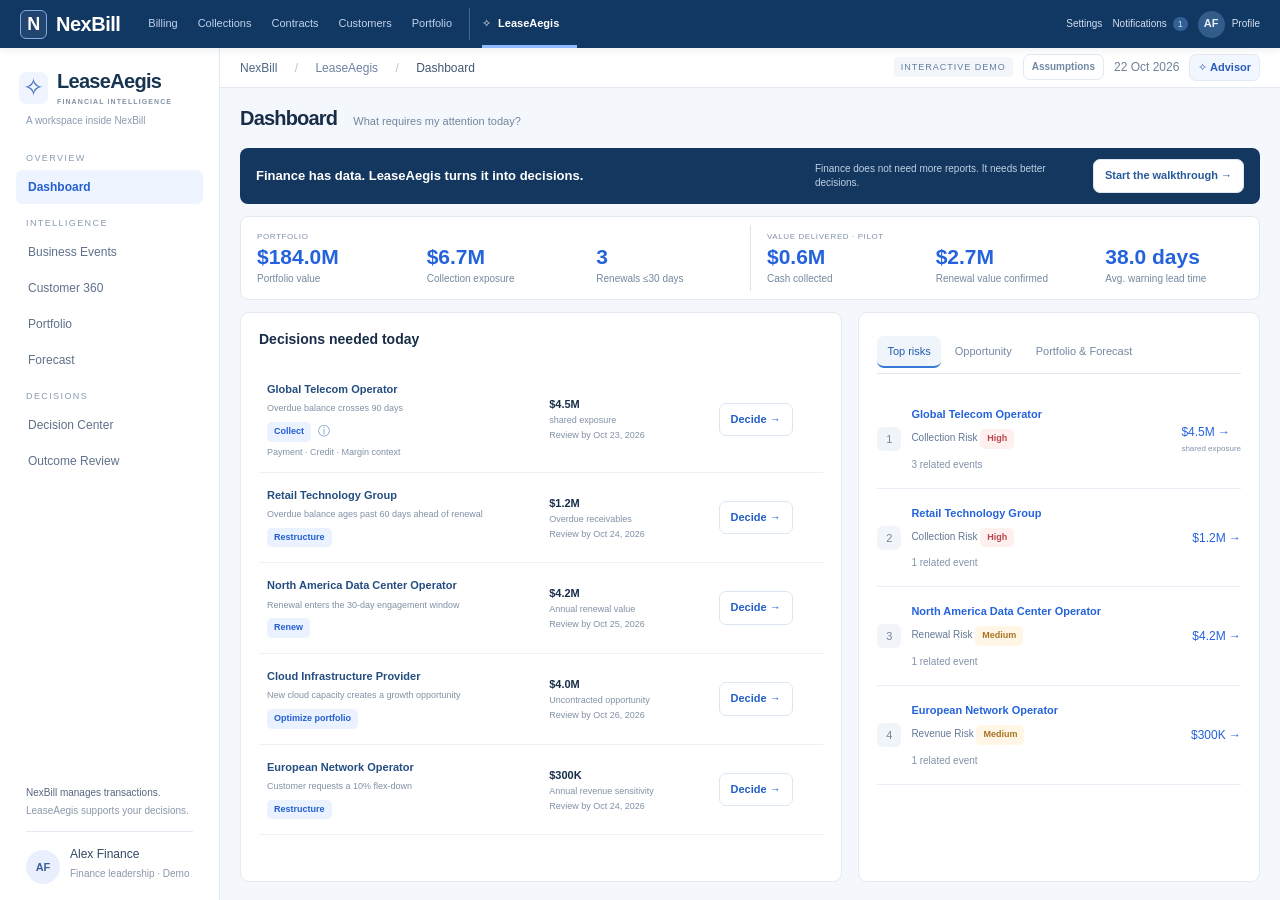
<file: index.html>
﻿<!doctype html>
<html lang="en">
<head><meta charset="utf-8"><meta name="viewport" content="width=device-width, initial-scale=1"><meta name="description" content="LeaseAegis Financial Intelligence Workspace inside NexBill. From business events to informed Finance decisions."><title>NexBill | LeaseAegis Financial Intelligence</title><link rel="stylesheet" href="leaseaegis.css"><link rel="stylesheet" href="operating-model.css"><link rel="stylesheet" href="nexbill-shell.css"></head>
<body>
<a class="skip" href="#main">Skip to workspace</a>
<header class="nexbill-global"><a class="nexbill-brand" href="#dashboard" aria-label="NexBill home"><span class="nexbill-mark">N</span>NexBill</a><nav id="nexbill-modules" aria-label="NexBill applications"></nav><div class="nexbill-tools"><button data-shell-dialog="settings">Settings</button><button data-shell-dialog="notifications">Notifications <span id="notification-count">2</span></button><button data-shell-dialog="profile" class="profile-button" aria-label="Profile"><span class="avatar small">AF</span><span>Profile</span></button></div></header>
<aside class="sidebar"><a class="brand workspace-brand" href="#dashboard"><span class="workspace-symbol">✧</span><span>LeaseAegis<small>FINANCIAL INTELLIGENCE</small></span></a><div class="embedded-label">A workspace inside NexBill</div><div class="nav-label">INTELLIGENCE TO DECISION</div><nav aria-label="LeaseAegis navigation" id="navigation"></nav><div class="sidebar-foot"><strong>NexBill manages transactions.</strong><small>LeaseAegis supports your decisions.</small><div class="profile"><span class="avatar">AF</span><span>Alex Finance<small>Finance leadership · Demo</small></span></div></div></aside>
<div class="shell"><header class="topbar"><div class="crumb"><span class="crumb-root">NexBill</span> <span>/</span> <span id="workspace-crumb">LeaseAegis</span> <span>/</span> <strong id="crumb"></strong></div><div class="top-right"><span class="demo">INTERACTIVE DEMO</span><button class="assumptions-toggle" data-assumptions>Assumptions</button><span>22 Oct 2026</span><button class="advisor-toggle" data-advisor-open>✧ Advisor</button></div></header><main id="main" tabindex="-1"></main></div>
<dialog id="detail-drawer" aria-label="Evidence and history details"></dialog><dialog id="action-dialog" aria-labelledby="dialog-title"></dialog><div id="toast" role="status" aria-live="polite"></div><dialog id="advisor-panel" aria-labelledby="advisor-title"></dialog><script src="operating-model.js"></script></body></html>
</file>
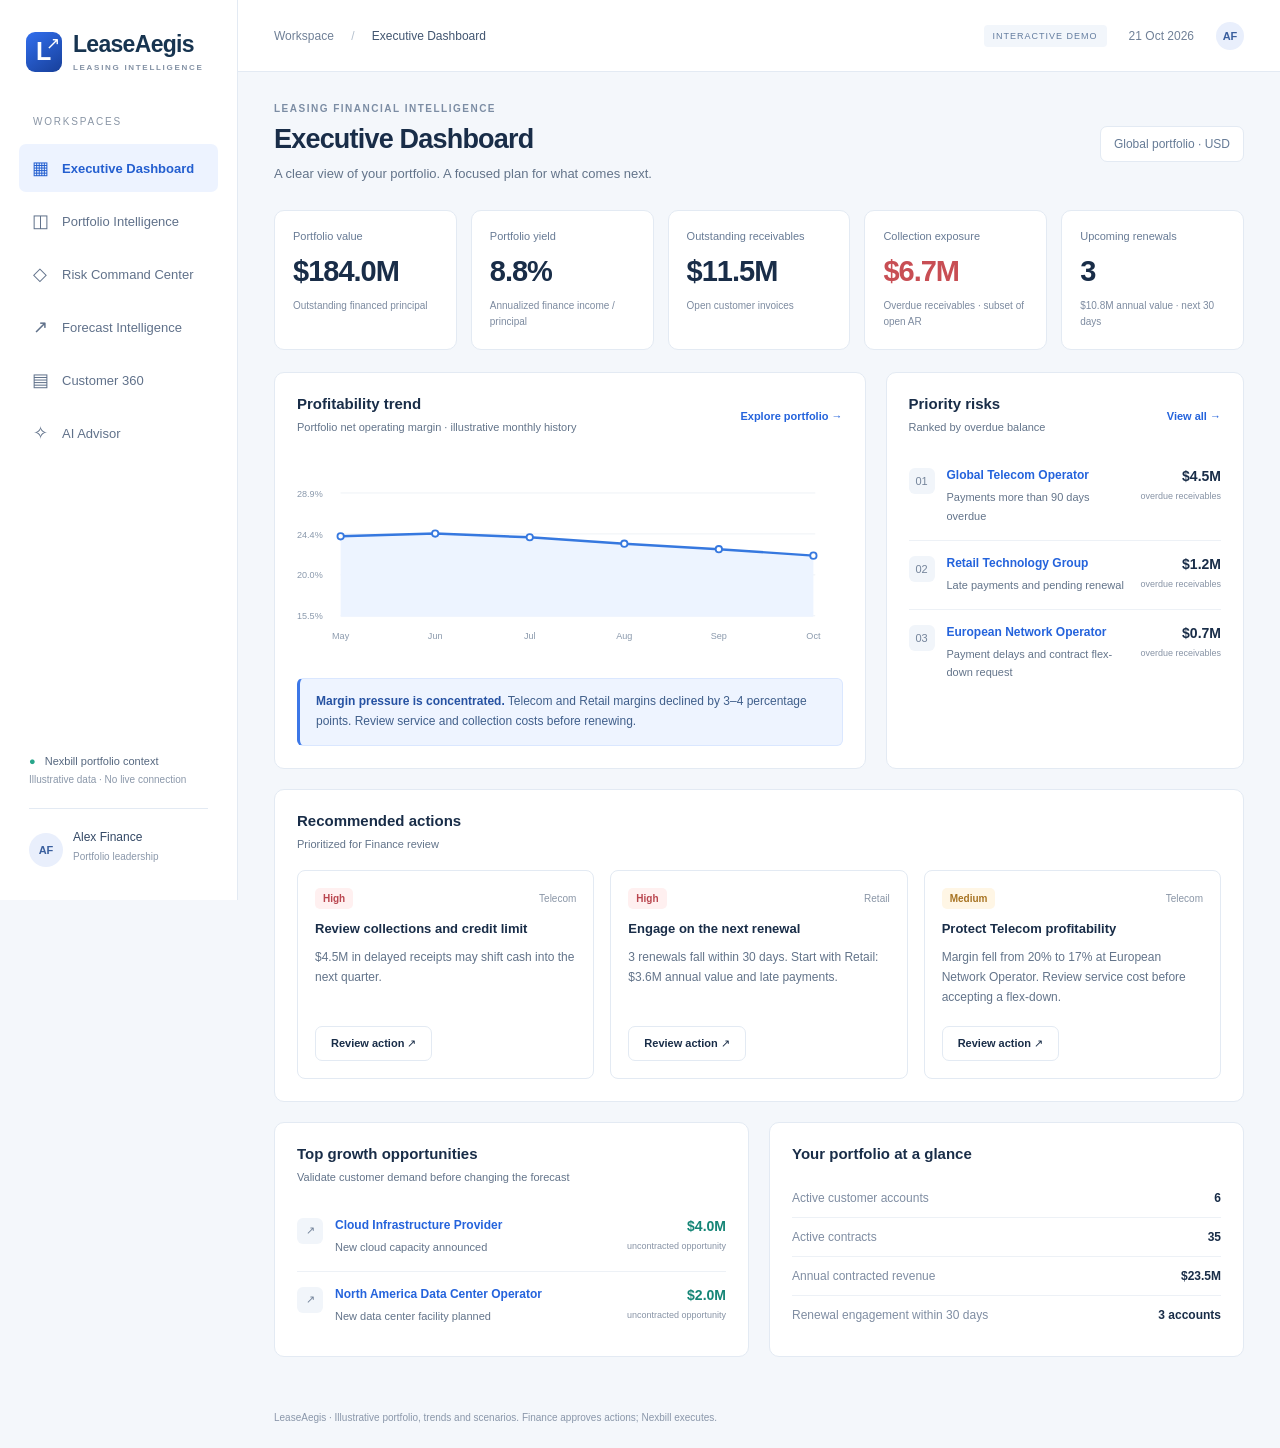
<file: leaseaegis-workspaces.html>
﻿<!doctype html>
<html lang="en">
<head><meta charset="utf-8"><meta name="viewport" content="width=device-width, initial-scale=1"><meta name="description" content="LeaseAegis leasing financial intelligence — portfolio insights, risk priorities and finance decisions."><title>LeaseAegis | Leasing Financial Intelligence</title><link rel="stylesheet" href="leaseaegis.css"></head>
<body>
<a class="skip" href="#main">Skip to workspace</a>
<aside class="sidebar"><a class="brand" href="#executive"><span class="brand-icon">L<span>↗</span></span><span>LeaseAegis<small>LEASING INTELLIGENCE</small></span></a><div class="nav-label">WORKSPACES</div><nav aria-label="Main navigation" id="navigation"></nav><div class="sidebar-foot"><span class="connected">●</span> Nexbill portfolio context<small>Illustrative data · No live connection</small><div class="profile"><span class="avatar">AF</span><span>Alex Finance<small>Portfolio leadership</small></span></div></div></aside>
<div class="shell"><header class="topbar"><div class="crumb">Workspace <span>/</span> <strong id="crumb"></strong></div><div class="top-right"><span class="demo">INTERACTIVE DEMO</span><span>21 Oct 2026</span><span class="avatar small">AF</span></div></header><main id="main" tabindex="-1"></main><footer>LeaseAegis · Illustrative portfolio, trends and scenarios. Finance approves actions; Nexbill executes.</footer></div>
<dialog id="action-dialog" aria-labelledby="dialog-title"></dialog><div id="toast" role="status" aria-live="polite"></div>
<script src="leaseaegis.js"></script></body></html>
</file>
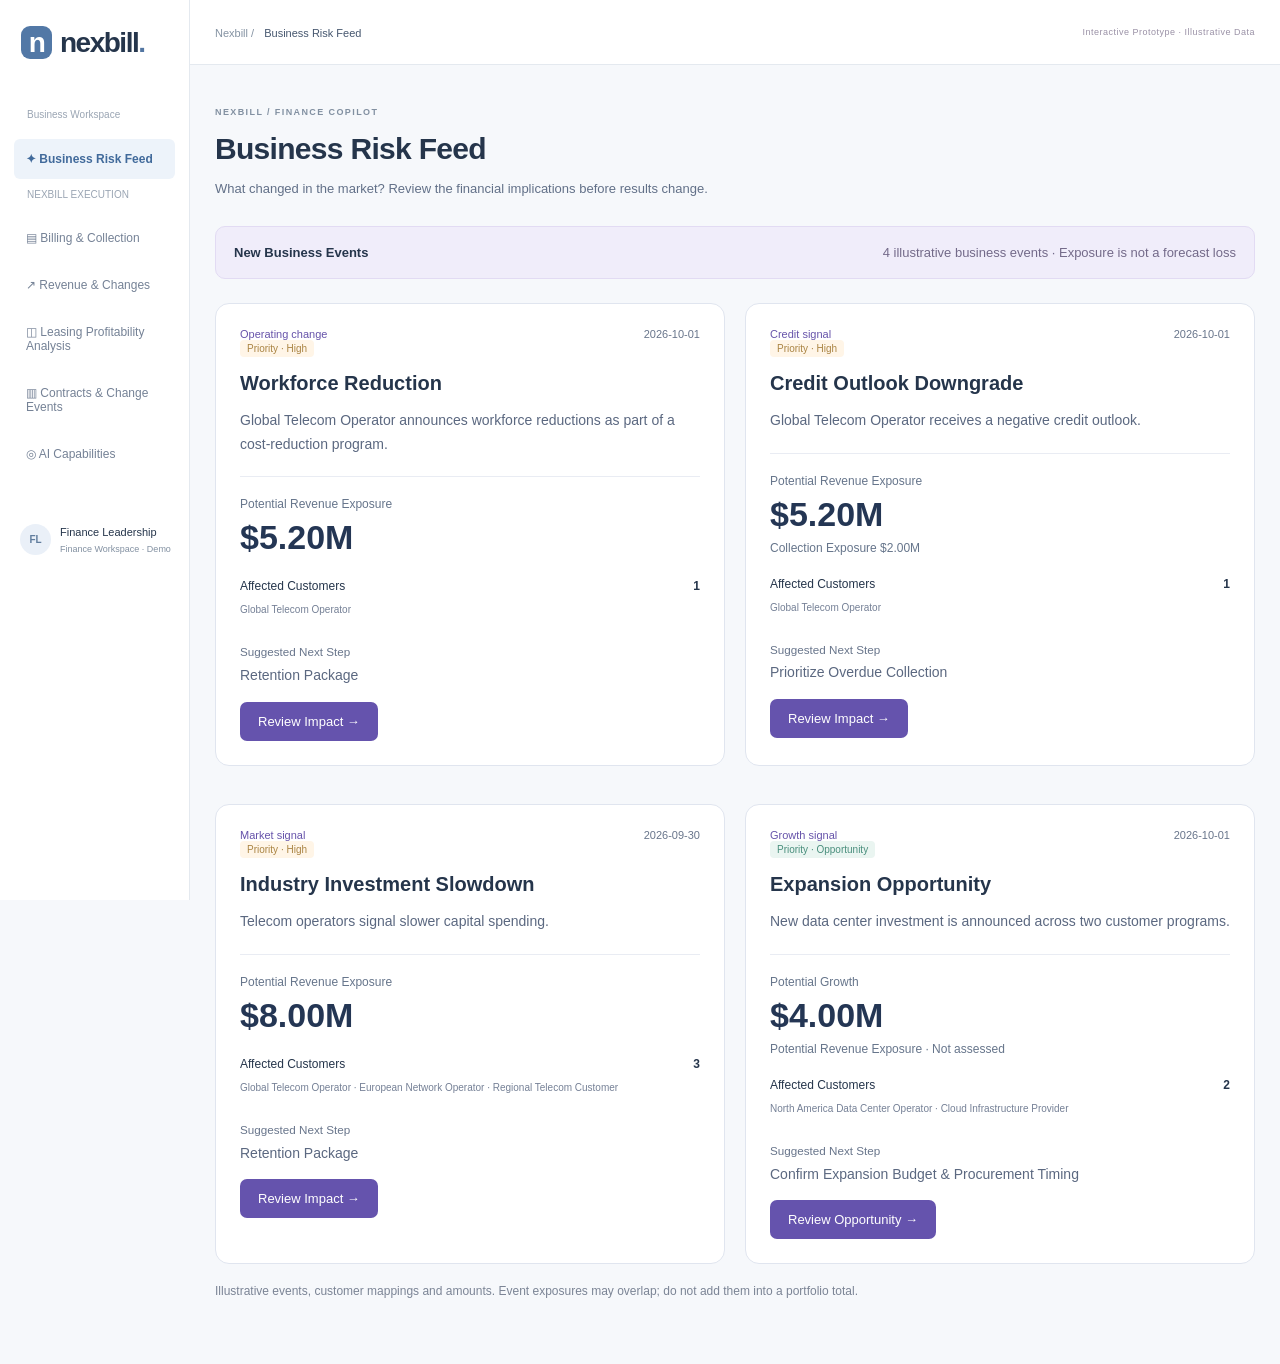
<file: nexbill-legacy.html>
﻿<!doctype html>
<html lang="en"><head><meta charset="UTF-8"><meta name="viewport" content="width=device-width, initial-scale=1"><title>Nexbill · Finance Copilot</title><link rel="stylesheet" href="nexbill.css"></head>
<body><aside class="host-nav"><a href="#billing" class="wordmark"><span>n</span>nexbill<span class="brand-end">.</span></a><p class="nav-caption">Business Workspace</p><nav id="host-nav" aria-label="Nexbill Business Navigation"></nav><div class="plugin-entry"><span class="tiny-label">Embedded Assistance</span><button data-command="toggle-ai"><span class="ai-symbol">✦</span><span>Finance Copilot<small>Monitoring · Analysis · Decision Tracking</small></span></button></div><div class="host-user"><span class="avatar">FL</span><div>Finance Leadership<small>Finance Workspace · Demo</small></div></div></aside>
<div class="host-shell"><header class="host-header"><div><span class="breadcrumb">Nexbill / <b id="page-name">Billing & Collection</b></span></div><div class="header-actions"><span class="demo-label">Interactive Prototype · Illustrative Data</span><button class="quiet" data-command="watchlist">Watchlist <span id="review-count">0</span></button><button class="ai-launch" data-command="toggle-ai">✦ AI Copilot</button></div></header><div class="work-area"><main id="business-main"></main><aside id="assistant" aria-label="Finance Copilot"></aside></div></div>
<dialog id="detail-dialog"><div class="dialog-top"><span class="tiny-label">NEXBILL / Business Evidence</span><button class="icon-button" data-command="close-dialog" aria-label="Close Dialog">×</button></div><div id="dialog-content"></div></dialog><div class="toast" id="toast" role="status"></div><script src="english-locale.js"></script><script src="intelligence.js"></script><script src="workflow.js"></script><script src="compact.js"></script><script src="events.js"></script><script src="v3.js"></script><script src="decision-workspace.js"></script><script src="decision-english.js"></script><script src="decision-transparency.js"></script><script src="decision-restart.js"></script></body></html>
</file>
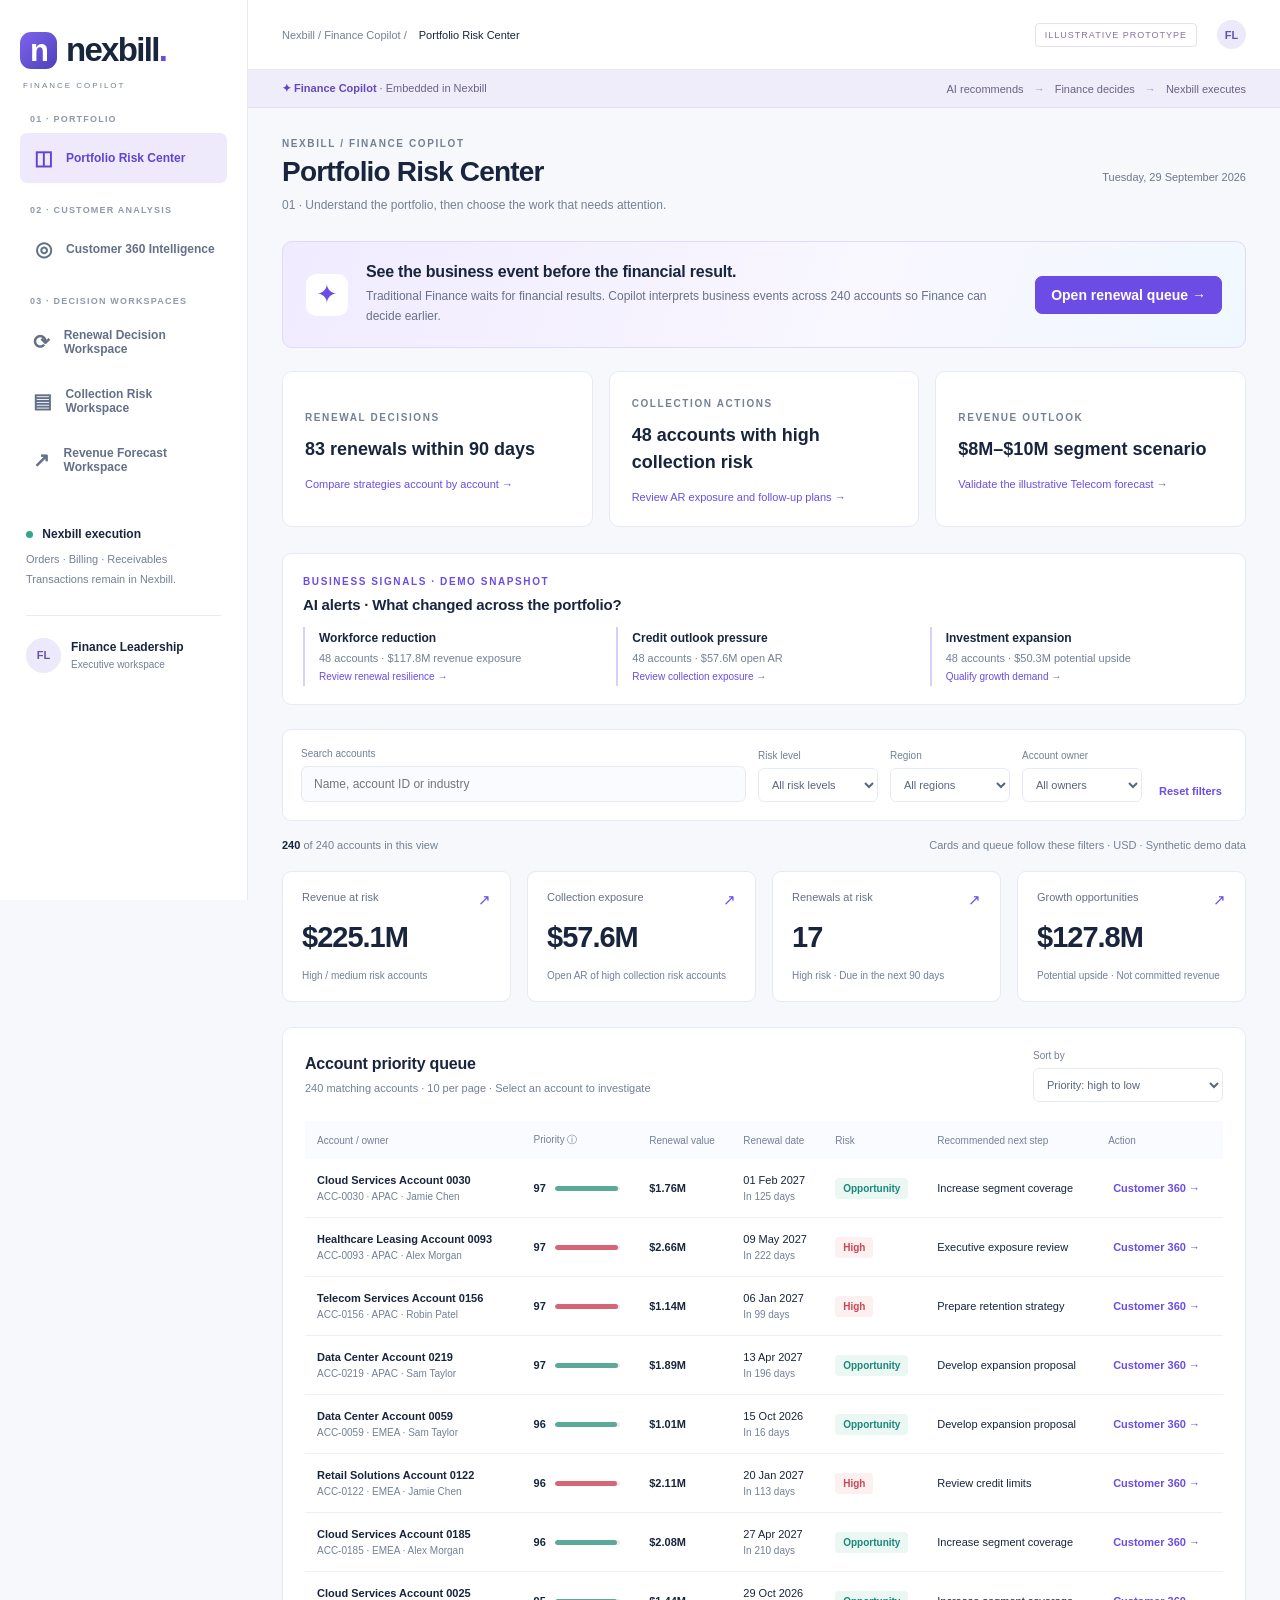
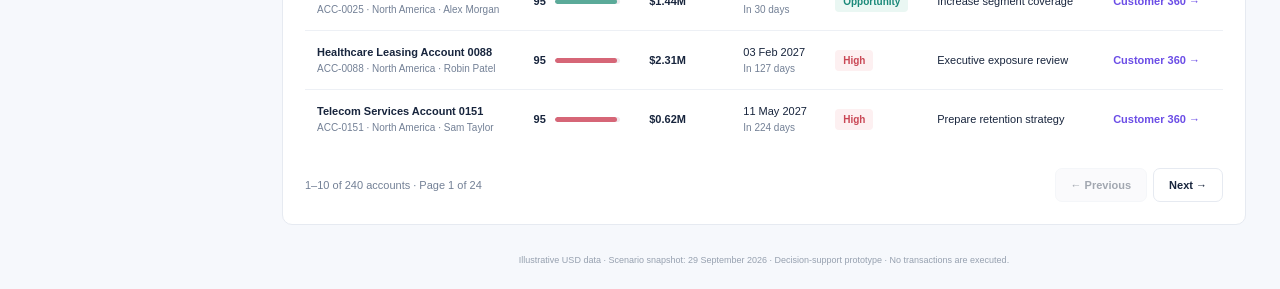
<file: previous-copilot.html>
<!doctype html>
<html lang="en"><head><meta charset="UTF-8"><meta name="viewport" content="width=device-width,initial-scale=1"><title>Nexbill | Finance Copilot</title><link rel="stylesheet" href="styles.css"></head><body>
<aside class="sidebar"><a class="brand" href="#portfolio"><span class="brandmark">n</span>nexbill<span class="brand-dot">.</span></a><div class="brand-sub">FINANCE COPILOT</div><div class="workspace-label">FINANCE WORKSPACE</div><nav id="nav" aria-label="Main navigation"></nav><div class="side-bottom"><div class="live-dot"></div> Nexbill execution<div class="side-note">Orders · Billing · Receivables<br>Transactions remain in Nexbill.</div><div class="profile"><span class="avatar">FL</span><div>Finance Leadership<small>Executive workspace</small></div></div></div></aside>
<div class="shell"><header class="topbar"><span>Nexbill / Finance Copilot / <b id="breadcrumb">Portfolio Risk Center</b></span><div class="top-tools"><span class="demo">ILLUSTRATIVE PROTOTYPE</span><span class="avatar small">FL</span></div></header><div class="copilot-context"><span><b>✦ Finance Copilot</b> · Embedded in Nexbill</span><span>AI recommends <i>→</i> Finance decides <i>→</i> Nexbill executes</span></div><main id="main"></main><footer>Illustrative USD data · Scenario snapshot: 29 September 2026 · Decision-support prototype · No transactions are executed.</footer></div>
<dialog id="explanation"><div class="dialog-head"><span class="eyebrow">✦ FINANCE COPILOT</span><button class="icon-button" id="close-dialog" aria-label="Close explanation">×</button></div><div id="explanation-body"></div></dialog><div id="toast" role="status"></div><script src="app.js"></script><script src="copilot.js"></script><script src="workspaces.js"></script></body></html>
</file>
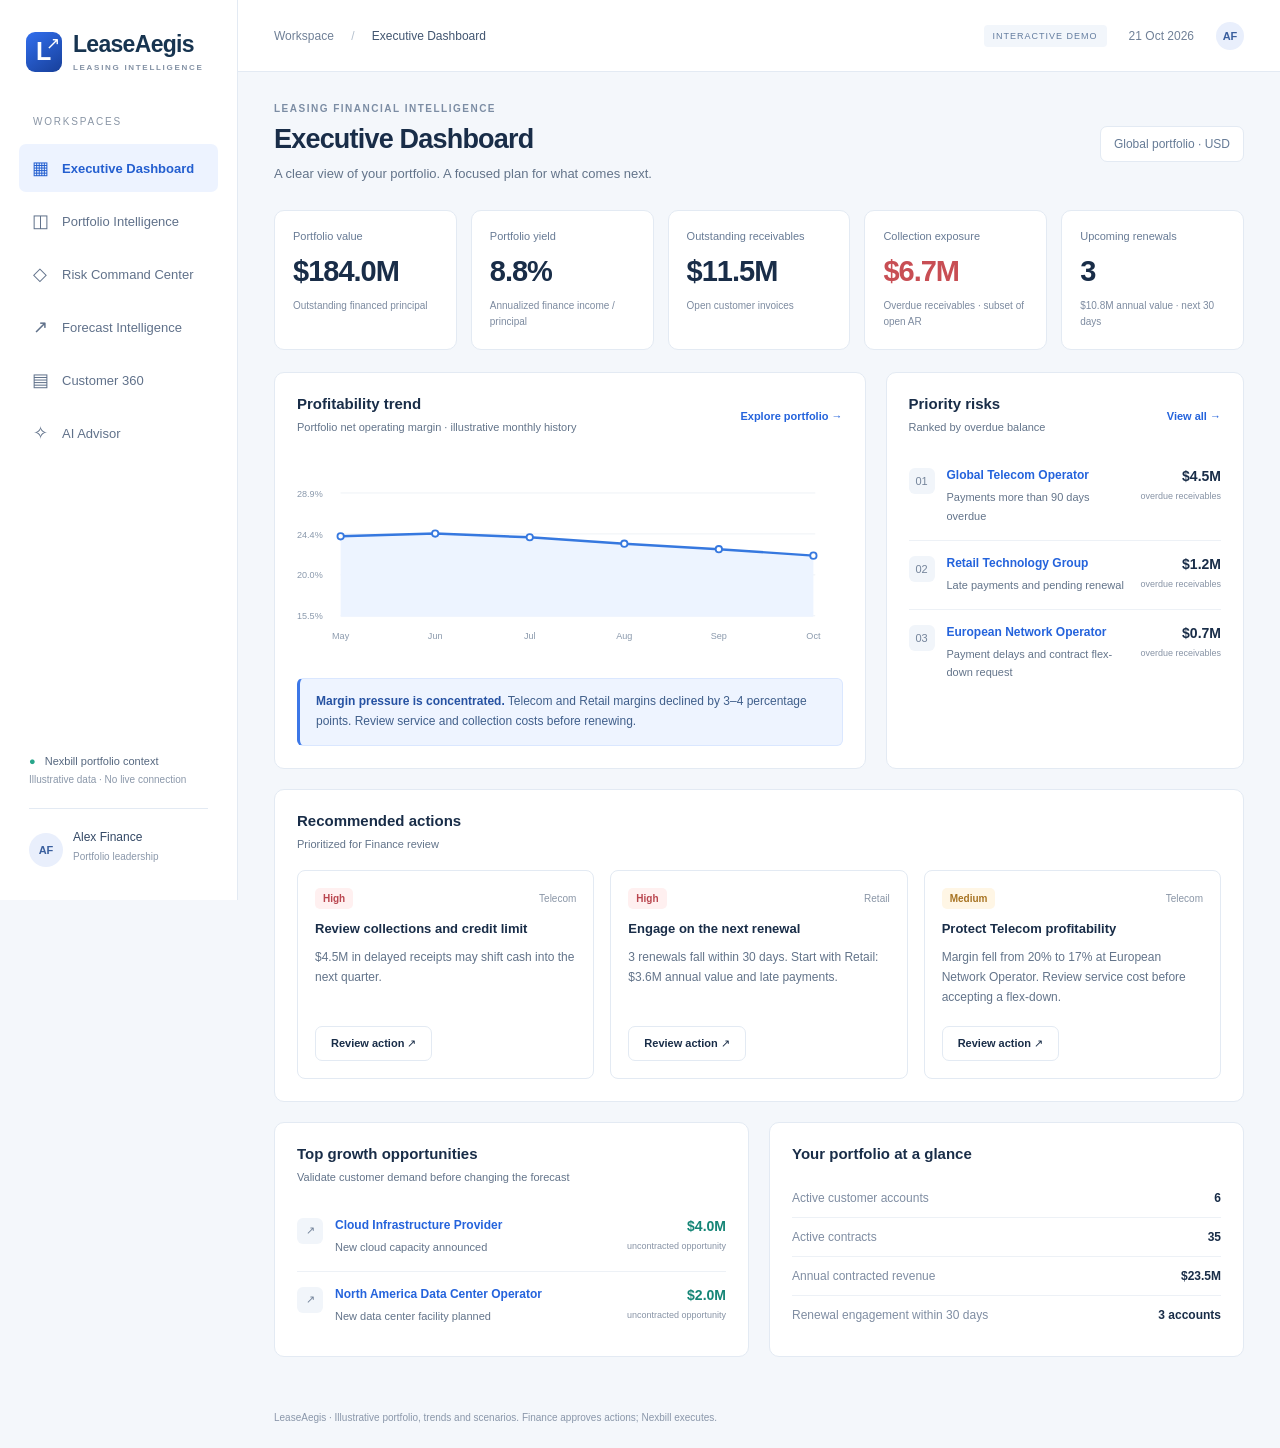
<file: archive/leaseaegis-workspaces.html>
<!doctype html>
<html lang="en">
<head><meta charset="utf-8"><meta name="viewport" content="width=device-width, initial-scale=1"><meta name="description" content="LeaseAegis leasing financial intelligence — portfolio insights, risk priorities and finance decisions."><title>LeaseAegis | Leasing Financial Intelligence</title><link rel="stylesheet" href="../leaseaegis.css"></head>
<body>
<a class="skip" href="#main">Skip to workspace</a>
<aside class="sidebar"><a class="brand" href="#executive"><span class="brand-icon">L<span>↗</span></span><span>LeaseAegis<small>LEASING INTELLIGENCE</small></span></a><div class="nav-label">WORKSPACES</div><nav aria-label="Main navigation" id="navigation"></nav><div class="sidebar-foot"><span class="connected">●</span> Nexbill portfolio context<small>Illustrative data · No live connection</small><div class="profile"><span class="avatar">AF</span><span>Alex Finance<small>Portfolio leadership</small></span></div></div></aside>
<div class="shell"><header class="topbar"><div class="crumb">Workspace <span>/</span> <strong id="crumb"></strong></div><div class="top-right"><span class="demo">INTERACTIVE DEMO</span><span>21 Oct 2026</span><span class="avatar small">AF</span></div></header><main id="main" tabindex="-1"></main><footer>LeaseAegis · Illustrative portfolio, trends and scenarios. Finance approves actions; Nexbill executes.</footer></div>
<dialog id="action-dialog" aria-labelledby="dialog-title"></dialog><div id="toast" role="status" aria-live="polite"></div>
<script src="leaseaegis.js"></script></body></html>
</file>
<file: leaseaegis.css>
﻿
:root{font-family:Segoe UI,Arial,sans-serif;color:#192d48;background:#f4f7fb;font-synthesis:none;--blue:#2463dc;--ink:#192d48;--muted:#708097;--border:#e3eaf3;--green:#158576;--red:#c84e54;--amber:#ac741b}*{box-sizing:border-box}body{margin:0;font-size:14px}button,input,select,textarea{font:inherit}button,a,select{ -webkit-tap-highlight-color:transparent}button,a{cursor:pointer}a{color:var(--blue);text-decoration:none}button{border:1px solid var(--border);background:#fff;color:var(--ink);padding:10px 15px;border-radius:7px;font-weight:600}button:hover{border-color:#84a9ee;background:#f5f8ff}button.primary{color:white;background:var(--blue);border-color:var(--blue)}button.primary:hover{background:#174cba}button:disabled{opacity:.5;cursor:default}button.link{padding:0;border:0;background:transparent;color:var(--blue);text-align:left}button:focus-visible,a:focus-visible,input:focus-visible,textarea:focus-visible,select:focus-visible{outline:3px solid #7cb2ff;outline-offset:3px}.skip{position:absolute;left:260px;top:-60px;background:white;padding:15px;z-index:20}.skip:focus{top:8px}.sidebar{position:fixed;inset:0 auto 0 0;width:238px;background:#fff;border-right:1px solid var(--border);padding:31px 19px;display:flex;flex-direction:column;z-index:5}.brand{display:flex;align-items:center;gap:11px;color:#173450;font-size:23px;font-weight:700;letter-spacing:-.7px;margin:0 7px 44px}.brand-icon{background:linear-gradient(145deg,#326fee,#173f99);color:white;width:36px;height:40px;border-radius:9px;padding:5px 10px;font-size:25px;position:relative}.brand-icon span{position:absolute;font-size:17px;top:1px;right:3px}.brand small{display:block;font-size:8px;letter-spacing:1.7px;margin-top:5px;color:#8492a5}.nav-label{font-size:10px;letter-spacing:1.8px;color:#8995a5;padding:0 14px;margin-bottom:12px}nav a{display:flex;gap:12px;align-items:center;padding:13px 11px;border-radius:7px;color:#60718a;font-size:13px;margin:5px 0;font-weight:500}nav a.active{background:#edf3ff;color:#245fd0;font-weight:650}nav a:hover{background:#f0f5fd}.nav-icon{width:20px;font-size:18px;text-align:center}.sidebar-foot{margin-top:auto;color:#55677f;font-size:11px;padding:20px 10px 0}.sidebar-foot small{display:block;color:#8b98aa;font-size:10px;margin:7px 0}.connected{color:#28a68b;margin-right:6px}.profile{border-top:1px solid var(--border);margin-top:23px;padding-top:21px;display:flex;align-items:center;gap:10px;color:#334865;font-size:12px}.avatar{background:#e9effc;color:#3a5f9e;border-radius:50%;width:34px;height:34px;display:inline-flex;align-items:center;justify-content:center;font-weight:650;font-size:11px;flex-shrink:0}.avatar.small{width:28px;height:28px}.shell{margin-left:238px}.topbar{height:72px;background:#fff;border-bottom:1px solid var(--border);display:flex;align-items:center;justify-content:space-between;padding:0 36px;font-size:12px;color:var(--muted)}.crumb span{margin:0 14px;color:#b5c0ce}.crumb strong{font-weight:500;color:#425671}.top-right{display:flex;align-items:center;gap:22px}.demo{font-size:9px;letter-spacing:1px;color:#637c9f;background:#f2f6fb;padding:6px 9px;border-radius:4px}main{padding:31px 36px 15px;max-width:1680px;margin:auto;min-height:calc(100vh - 120px)}.page-head{display:flex;justify-content:space-between;align-items:center;margin-bottom:26px;gap:16px}.eyebrow{font-size:10px;letter-spacing:1.5px;color:#7c8da4;font-weight:650;text-transform:uppercase;margin-bottom:10px}h1{font-size:27px;letter-spacing:-.8px;font-weight:650;margin:0 0 8px}h2{font-size:15px;font-weight:650;margin:0}h3{font-size:13px;margin:0 0 9px}p{line-height:1.65;margin:7px 0;color:#63748a}.subtitle{font-size:13px;margin:0}.period{font-size:12px;color:#667b96;border:1px solid var(--border);background:#fff;padding:10px 13px;border-radius:7px;white-space:nowrap}.kpis{display:grid;grid-template-columns:repeat(5,1fr);gap:14px;margin-bottom:22px}.kpi{background:white;border:1px solid var(--border);border-radius:10px;padding:19px 18px;min-width:0}.kpi-label{font-size:11px;color:#687b95;margin-bottom:12px;display:flex;align-items:center;justify-content:space-between}.kpi-value{font-size:29px;letter-spacing:-1px;font-weight:650;line-height:1.2}.kpi small{display:block;color:#7d8ba0;font-size:10px;line-height:1.6;margin-top:9px}.kpi small.positive,.positive{color:var(--green)}.negative{color:var(--red)}.grid{display:grid;grid-template-columns:1.65fr 1fr;gap:20px;margin-bottom:20px}.grid.equal{grid-template-columns:1fr 1fr}.grid.three{grid-template-columns:repeat(3,1fr)}.panel{background:#fff;border:1px solid var(--border);border-radius:10px;padding:22px;min-width:0;margin-bottom:20px}.grid>.panel{margin-bottom:0}.panel-head{display:flex;justify-content:space-between;align-items:center;gap:12px;margin-bottom:17px}.panel-head p{font-size:11px;margin:6px 0 0}.panel-head a{font-size:11px;font-weight:600;white-space:nowrap}.pill{display:inline-flex;align-items:center;gap:5px;font-size:10px;padding:5px 8px;border-radius:5px;font-weight:650;background:#eef3fc;color:#47678f;white-space:nowrap}.pill.High{color:#b9454e;background:#fff0f0}.pill.Medium{color:#a87423;background:#fff6e5}.pill.Low{color:#187d69;background:#eaf8f2}.pill.blue{background:#eaf1ff;color:#235fd1}.insight{background:#eef4ff;border:1px solid #dae7ff;border-left:3px solid #3c77e7;padding:13px 16px;border-radius:6px;font-size:12px;color:#405f8b;line-height:1.65;margin-top:15px}.insight strong{color:#2652a2}.chart{width:100%;height:210px;display:block}.chart text{font-size:10px;fill:#8a99ac;font-family:Segoe UI,Arial,sans-serif}.legend{display:flex;gap:17px;font-size:10px;color:#71819a;align-items:center}.dot{display:inline-block;width:7px;height:7px;border-radius:50%;background:var(--blue);margin-right:5px}.dot.teal{background:#41a99a}.dot.gray{background:#a5b3c6}.risk-item{display:flex;align-items:start;gap:12px;padding:15px 0;border-bottom:1px solid #edf1f6}.risk-item:last-child{border:0;padding-bottom:0}.risk-item:first-child{padding-top:0}.rank{font-size:11px;background:#f1f5fa;color:#74849b;width:26px;height:26px;display:flex;justify-content:center;align-items:center;border-radius:6px;flex-shrink:0}.risk-item .body{flex:1}.risk-item h3{font-size:12px;margin:0 0 6px}.risk-item p{font-size:11px;margin:0}.risk-amount{text-align:right;white-space:nowrap;font-size:14px;font-weight:650}.risk-amount small{font-size:9px;color:#8793a5;display:block;margin-top:7px;font-weight:400}.action-list{display:grid;grid-template-columns:repeat(3,1fr);gap:16px}.action-card{padding:17px;border:1px solid var(--border);border-radius:8px;display:flex;flex-direction:column}.action-card h3{font-size:13px;margin:12px 0 5px}.action-card p{font-size:12px;flex:1;margin-bottom:18px}.action-card button{align-self:start;font-size:11px}.action-meta{display:flex;justify-content:space-between;align-items:center;font-size:10px;color:#8995a6}.table-wrap{overflow:auto}table{width:100%;border-collapse:collapse;font-size:12px;white-space:nowrap}th{font-size:10px;font-weight:500;text-align:left;color:#8190a4;padding:11px 12px;background:#f8fafd;border-bottom:1px solid var(--border)}td{padding:15px 12px;border-bottom:1px solid #edf1f6}tr:last-child td{border-bottom:0}td:first-child{font-weight:550}td small{display:block;font-size:10px;color:#8191a6;margin-top:5px;font-weight:400}.health{display:flex;align-items:center;gap:8px}.meter{width:55px;height:4px;background:#eef1f7;border-radius:4px;overflow:hidden}.meter i{display:block;height:100%;background:#2c80b8}.filter-row{display:flex;align-items:center;gap:10px;margin-bottom:20px;flex-wrap:wrap}.filter-row label{font-size:11px;color:#7d8ca0}select,input,textarea{border:1px solid #dce4ef;border-radius:6px;padding:10px 12px;background:#fff;color:#334965;max-width:100%}input[type=search]{min-width:240px}.filter-row .count{margin-left:auto;font-size:11px;color:#8995a6}.note{font-size:10px;color:#8995a6;line-height:1.6;margin-top:12px}.segments{display:grid;grid-template-columns:repeat(4,1fr);gap:14px;margin-bottom:20px}.segment{background:white;border:1px solid var(--border);border-radius:9px;padding:18px}.segment .num{font-size:24px;font-weight:650;margin:12px 0 4px}.segment p{font-size:11px}.segment .bar{height:5px;background:#eaf0fa;margin-top:15px;border-radius:4px}.segment .bar i{display:block;background:#4280e5;height:100%;border-radius:4px}.quadrant{display:grid;grid-template-columns:1fr 1fr;gap:8px}.quadrant>div{background:#f3f7fd;border-radius:7px;min-height:110px;padding:16px}.quadrant .grow{background:#edf8f5}.quadrant .protect{background:#fff6eb}.quadrant .exit{background:#fff0f1}.quadrant p{font-size:11px}.quadrant small{color:#8190a4;font-size:10px}.tabs{display:flex;background:#eaf0f8;border-radius:8px;padding:4px;gap:4px}.tabs button{background:none;border:0;font-size:12px;color:#75859b}.tabs button.selected{background:#fff;color:#245fc7;box-shadow:0 2px 5px #213b5c10}.forecast-kpis{grid-template-columns:repeat(4,1fr)}.scenario-detail{border-top:1px solid var(--border);padding-top:14px;margin-top:16px;font-size:12px;line-height:1.8;color:#60738d}.customer-title{display:flex;gap:14px;align-items:center}.customer-icon{width:46px;height:46px;border-radius:11px;background:#e6efff;color:#2c63bd;display:flex;align-items:center;justify-content:center;font-size:22px}.score{font-size:40px;font-weight:650;color:var(--blue)}.score small{font-size:14px;color:#96a3b5;font-weight:400}.event{padding:13px 0;border-bottom:1px solid var(--border)}.event:last-child{border:0}.event time{font-size:10px;color:#8394aa}.event h3{margin:7px 0 4px}.event p{font-size:12px}.summary{background:linear-gradient(110deg,#eff5ff,#f8fbff);border-color:#d6e5fb}.summary p{font-size:13px;color:#48638c}.advisor-layout{display:grid;grid-template-columns:1fr 290px;gap:22px}.advisor-intro{padding:29px;background:linear-gradient(125deg,#133c7b,#285fb1);color:white;border-radius:10px;margin-bottom:20px}.advisor-intro h2{font-size:23px;font-weight:550}.advisor-intro p{color:#bcd1ee;font-size:12px}.advisor-form{display:flex;gap:10px;margin-top:23px;background:white;padding:6px;border-radius:8px}.advisor-form input{flex:1;border:0;min-width:0;font-size:12px}.prompt{width:100%;text-align:left;font-size:12px;font-weight:400;margin-bottom:10px;line-height:1.6;padding:13px}.answer-section{display:grid;grid-template-columns:120px 1fr;gap:20px;border-bottom:1px solid var(--border);padding:19px 0}.answer-section:last-child{border:0}.answer-section h3{font-size:11px;color:#2a65c4;margin-top:5px}.answer-section p{font-size:13px;margin:0}.answer-question{font-size:18px;line-height:1.4;margin-bottom:15px}.answer-link{margin-top:20px;display:inline-block;font-size:12px}footer{padding:20px 36px 25px;font-size:10px;color:#8a97aa}dialog{border:1px solid var(--border);border-radius:14px;width:540px;max-width:calc(100vw - 30px);padding:27px;box-shadow:0 25px 100px #0d264840;color:var(--ink)}dialog::backdrop{background:#10264466;backdrop-filter:blur(3px)}.dialog-head{display:flex;justify-content:space-between;align-items:center;margin-bottom:18px}.dialog-head h2{font-size:19px}.close{padding:4px 9px;font-size:20px}.form-field{display:block;margin:16px 0;font-size:12px}.form-field input,.form-field textarea{display:block;width:100%;margin-top:8px}.form-actions{display:flex;justify-content:flex-end;gap:10px;margin-top:22px}.empty{padding:35px;text-align:center;color:#70829b}#toast{position:fixed;bottom:25px;right:25px;background:#173c6e;color:white;border-radius:8px;padding:14px 22px;font-size:12px;box-shadow:0 5px 20px #11284725;display:none;z-index:20}#toast.visible{display:block}.saved{color:#178274;font-size:11px;margin-top:10px}.table-link{font-weight:550}.progress-track{height:8px;background:#eef3fa;border-radius:5px;overflow:hidden;margin:14px 0}.progress-track i{height:100%;display:block;background:#4d85df}.stat-row{display:flex;justify-content:space-between;font-size:12px;padding:12px 0;border-bottom:1px solid #edf1f6}.stat-row:last-child{border:0}.stat-row span{color:#7f8da2}
@media(min-width:1600px){main{padding-top:40px}.kpi{padding:24px}.chart{height:230px}}@media(max-width:1200px){.sidebar{width:212px;padding:26px 13px}.shell{margin-left:212px}main{padding:26px 24px}.topbar{padding:0 24px}.kpis{gap:10px}.kpi{padding:15px 12px}.kpi-value{font-size:25px}.grid{grid-template-columns:1.3fr 1fr}.action-list{gap:10px}.segments{grid-template-columns:repeat(2,1fr)}}@media(max-width:950px){.sidebar{width:190px}.brand{font-size:19px}.shell{margin-left:190px}.kpis{grid-template-columns:repeat(3,1fr)}.grid,.grid.equal,.grid.three{grid-template-columns:1fr}.action-list{grid-template-columns:1fr}.advisor-layout{grid-template-columns:1fr}.top-right>span:not(.avatar){display:none}.page-head{align-items:flex-start}.forecast-kpis{grid-template-columns:repeat(2,1fr)}}@media(max-width:650px){.sidebar{position:static;width:100%;padding:16px;border-bottom:1px solid var(--border)}.brand{margin:0 0 16px}.nav-label,.sidebar-foot{display:none}nav{display:flex;overflow:auto;gap:5px}nav a{white-space:nowrap;font-size:11px;margin:0;padding:8px}.nav-icon{display:none}.shell{margin-left:0}.topbar{height:48px;padding:0 18px}main{padding:22px 16px}.page-head{flex-direction:column;margin-bottom:20px}h1{font-size:24px}.kpis{grid-template-columns:repeat(2,1fr)}.kpi-value{font-size:24px}.segments{grid-template-columns:1fr 1fr}.panel{padding:17px}.answer-section{grid-template-columns:1fr;gap:5px}.advisor-intro{padding:20px}.advisor-form{flex-direction:column}.advisor-form input{width:100%}.filter-row input{min-width:0;width:100%}footer{padding:18px}.risk-amount{font-size:12px}.period{font-size:11px}.tabs button{padding:9px 12px}.panel-head{align-items:flex-start}.chart{height:180px}.skip{left:10px}}
</file>
<file: operating-model.css>
/* LeaseAegis operating model: a persistent event-to-decision journey. */
.button{display:inline-flex;align-items:center;justify-content:center;padding:11px 16px;border:1px solid #dce5f2;background:#fff;border-radius:7px;font-size:12px;font-weight:600;white-space:nowrap;color:#245fc7}.button.primary{background:#2463dc;border-color:#2463dc;color:white}.button:hover{filter:brightness(.97)}.advisor-toggle{font-size:11px;color:#285eb9;background:#f2f6ff;padding:8px 12px}.process-flow{display:flex;gap:0;overflow:auto;margin:0 0 23px;border:1px solid #dce6f4;background:white;border-radius:9px;padding:7px}.process-flow a{flex:1;min-width:137px;display:flex;align-items:center;gap:8px;margin:0;padding:12px 9px;border-radius:6px;color:#657790;font-size:10px;position:relative;font-weight:650}.process-flow a:not(:last-child)::after{content:'›';position:absolute;right:-4px;color:#c1ccdc}.process-flow a small{display:block;font-size:9px;font-weight:400;color:#8999ad;margin-top:5px;white-space:nowrap}.process-flow a.current{background:#edf4ff;color:#245fc7}.step-number{display:inline-flex;align-items:center;justify-content:center;width:23px;height:23px;flex-shrink:0;border:1px solid #dce6f4;border-radius:50%;font-size:10px;background:#f8faff;color:#8398b6}.current .step-number{background:#2866d5;color:white;border-color:#2866d5}.context-strip{display:flex;align-items:center;gap:25px;border:1px solid #dbe6f5;background:#eef4fd;border-left:3px solid #4480e3;border-radius:8px;padding:17px 20px;margin-bottom:23px}.context-strip>div:first-child{flex:1}.context-strip .eyebrow{display:block;font-size:9px;margin:0 0 6px}.context-strip strong{display:block;font-size:13px;font-weight:650}.context-strip small{display:block;font-size:10px;color:#788da8;margin-top:7px}.context-strip label{font-size:10px;color:#6d84a3;max-width:220px}.context-strip select{display:block;font-size:11px;margin-top:6px;max-width:220px}.journey-banner{display:flex;align-items:center;justify-content:space-between;gap:25px;background:linear-gradient(110deg,#123c7a,#2457a1);padding:24px 27px;border-radius:10px;color:white;margin-bottom:20px}.journey-banner .eyebrow{color:#9fbfe9;font-size:9px}.journey-banner h2{font-size:21px;font-weight:550}.journey-banner p{color:#c1d3ec;font-size:12px;margin:8px 0 0}.opportunity-highlight h3{font-size:17px;margin:16px 0}.opportunity-highlight>strong{font-size:34px;letter-spacing:-1px;color:#158576}.opportunity-highlight p{font-size:12px}.opportunity-highlight a{font-size:12px}.value-summary{display:grid;grid-template-columns:repeat(auto-fit,minmax(130px,1fr));gap:15px}.value-summary>div{border-right:1px solid #e5ecf5;padding:5px 15px 5px 0}.value-summary>div:last-child{border:0}.value-summary strong{display:block;font-size:24px;letter-spacing:-.6px;color:#2c548b}.value-summary span{display:block;font-size:11px;color:#8192a7;margin-top:8px;line-height:1.5}.selected-event{display:flex;align-items:center;justify-content:space-between;gap:25px}.selected-event p{font-size:12px;max-width:750px}.selected-event .eyebrow{display:block;font-size:9px}.event-grid{display:grid;grid-template-columns:repeat(2,1fr);gap:20px}.event-card{display:flex;flex-direction:column;background:white;border:1px solid #e0e8f3;border-radius:10px;padding:23px}.event-card .eyebrow{margin:0;font-size:9px}.event-card h2{font-size:17px;line-height:1.5;margin:14px 0 7px}.event-card h2 a{color:#274365}.event-card>p{font-size:12px}.event-impact{display:flex;gap:12px;align-items:center;margin:13px 0 0}.event-impact strong{font-size:27px;letter-spacing:-.7px;color:#2a5ca4}.event-impact span{font-size:10px;color:#7e90a7}.business-consequence{color:#3e618f;background:#f4f8ff;padding:11px;border-radius:5px;flex:1}.event-dates{display:flex;gap:30px;padding:13px 0;font-size:10px;color:#8b99ad}.event-dates strong{display:block;font-size:11px;color:#4a6385;margin-top:5px;font-weight:500}.event-card-foot{display:flex;justify-content:space-between;align-items:center;gap:10px;border-top:1px solid #e8eef7;padding-top:16px;font-size:11px}.event-card-foot>span{font-size:10px;color:#7e8da3}.signal-row{display:flex;gap:13px;padding:15px 0;border-bottom:1px solid #ebf0f7}.signal-row:last-child{border:0}.signal-index{display:inline-flex;align-items:center;justify-content:center;flex-shrink:0;width:28px;height:28px;border-radius:6px;background:#edf4ff;color:#5480bc;font-size:10px}.signal-row h3{font-size:12px;margin:0}.signal-row p{font-size:12px;margin:5px 0}.signal-row small{font-size:9px;color:#91a0b3}.signal-row.external .signal-index{background:#f3f4f7;color:#8d9ab0}.next-step{display:flex;align-items:center;justify-content:space-between;padding:8px 0 14px;gap:18px}.next-step>span{font-size:11px;color:#8597ad}.analysis-hero{display:flex;align-items:center;justify-content:space-between;padding:25px 30px;background:white;border:1px solid #dfe7f3;border-radius:10px;margin-bottom:20px}.analysis-hero h2{font-size:24px}.analysis-hero p{font-size:12px}.analysis-hero .legend{margin-top:15px}.analysis-score{display:flex;align-items:center;gap:10px;margin-left:20px}.analysis-score strong{font-size:54px;font-weight:600;color:#2d65bf}.analysis-score>span{font-size:10px;color:#8195ad;line-height:1.8}.heatmap{display:grid;grid-template-columns:repeat(3,1fr);gap:9px}.heat-cell{display:flex;flex-direction:column;gap:12px;border:1px solid transparent;border-radius:7px;padding:14px 10px;background:#f5f8fc;color:#4b6381}.heat-cell>span:first-child{font-size:10px;font-weight:650}.heat-cell strong{font-size:23px}.heat-cell small{font-size:9px;color:#8a99ad;font-weight:400}.heat-cell>span:last-child{font-size:9px;color:#8492a5;line-height:1.5}.heat-cell.hot{background:#fff0ee;color:#ab5053}.heat-cell.warm{background:#fff7e9;color:#967331}.heat-cell.growth{background:#eaf8f3;color:#218974}.heat-cell.selected{border-color:#3975ce;box-shadow:0 0 0 1px #3975ce}.evidence-chain{display:grid;grid-template-columns:repeat(3,1fr);gap:20px}.evidence-chain>div{background:#f6f9fd;border-radius:7px;padding:16px}.evidence-chain span{display:block;font-size:10px;color:#7f92ac;margin-bottom:10px}.evidence-chain strong{font-size:12px;line-height:1.6;font-weight:550}.impact-banner{display:grid;grid-template-columns:1fr 1.3fr;gap:30px;background:#fff;border:1px solid #dce6f4;border-radius:10px;padding:25px;margin-bottom:20px}.impact-banner h2{font-size:36px;color:#2b64b9;letter-spacing:-1px}.impact-banner p{font-size:12px}.impact-banner>div+div{border-left:1px solid #e2eaf4;padding-left:30px}.impact-grid{display:grid;grid-template-columns:repeat(3,1fr);gap:16px;margin-bottom:20px}.impact-tile{margin-bottom:0;padding:21px}.impact-tile .eyebrow{font-size:9px;display:block}.impact-tile h2{font-size:21px;color:#365a8a;margin:13px 0}.impact-tile p{font-size:11px;line-height:1.8}.priority-bars a{display:grid;grid-template-columns:135px 1fr 25px;align-items:center;gap:12px;font-size:11px;padding:10px 0;color:#6c7f99}.priority-bar{height:7px;background:#f1f5fb;border-radius:3px}.priority-bar i{display:block;height:100%;background:#6a96d8;border-radius:3px}.recommendation-summary{display:flex;align-items:start;flex-wrap:wrap;gap:20px}.recommendation-summary>div:first-child{flex:1}.recommendation-summary .eyebrow{display:block;font-size:9px}.recommendation-summary h2{font-size:19px}.recommendation-summary p{font-size:12px}.recommendation-meta{display:grid;grid-template-columns:2fr 1fr 1fr;gap:25px;width:100%;border-top:1px solid #e7edf6;padding-top:18px}.recommendation-meta span{font-size:10px;color:#8193ab}.recommendation-meta strong{display:block;font-size:11px;line-height:1.7;font-weight:500;margin-top:6px;color:#405d81}.options-grid{display:grid;grid-template-columns:repeat(3,1fr);gap:17px;margin-bottom:20px}.option-card{display:flex;flex-direction:column;margin:0}.option-card.recommended{border-color:#7da8eb;background:#fbfdff}.option-card.chosen{box-shadow:inset 0 3px 0 #3976d3}.option-card h2{font-size:17px;margin:18px 0 10px}.option-card p,.option-card dd{font-size:12px;line-height:1.7;color:#697f9b}.option-card dl{margin:10px 0 20px;flex:1}.option-card dt{font-size:10px;color:#42699d;font-weight:650;margin:13px 0 5px}.option-card dd{margin:0}.option-card button{font-size:11px;margin-top:auto}.decision-distinction{display:grid;grid-template-columns:repeat(3,1fr);gap:15px;padding:18px;background:#f3f7fd;border-radius:7px;margin:18px 0}.decision-distinction span{font-size:10px;color:#7b8fa9;display:block;margin-bottom:8px}.decision-distinction strong{font-size:12px;color:#36577e;font-weight:600;line-height:1.6}.review-fields{display:grid;grid-template-columns:1fr 1fr;gap:0 20px}.review-fields select{display:block;width:100%;margin-top:8px}.review-summary p{font-size:12px}.status-cards{display:grid;grid-template-columns:repeat(6,1fr);gap:12px;margin-bottom:22px}.status-cards button{text-align:left;padding:16px 13px;background:white}.status-cards strong{display:block;font-size:25px;color:#486d9e;font-weight:600}.status-cards span{display:block;margin-top:7px;font-size:10px;font-weight:500;color:#7e91ab}.status-cards .selected{border-color:#4c83db;background:#f4f8ff}.status-Recommended{background:#edf3ff;color:#3366aa}.status-Approved{background:#edf6ff;color:#246baf}.status-Rejected{background:#fff0f0;color:#b8525c}.status-In-Progress{background:#fff6e5;color:#a37932}.status-Completed{background:#eef3f8;color:#60768d}.status-Outcome-Achieved{background:#e8f8ef;color:#258665}.status-action{padding:18px 0;border-top:1px solid #e5ecf6}.status-action p{font-size:12px}.status-action button{margin-top:8px}.outcome-section{padding:20px;background:#f5f9ff;border:1px solid #e0eaf8;border-radius:8px;margin-top:12px}.outcome-section h3{font-size:14px}.history-disclosure{margin-top:20px;border-top:1px solid #e4ebf5;padding-top:17px}.history-disclosure summary{cursor:pointer;color:#3766a6;font-size:12px;font-weight:600}.decision-history{list-style:none;padding:5px 0 0 10px}.decision-history li{display:flex;gap:17px;position:relative;border-left:1px solid #dce7f6;padding:0 0 22px 20px}.decision-history li:last-child{padding-bottom:0;border:0}.history-dot{position:absolute;left:-5px;top:4px;width:9px;height:9px;background:#85aae0;border-radius:50%}.decision-history strong{font-size:12px}.decision-history time{display:block;font-size:10px;color:#8b9bb1;margin-top:5px}.decision-history p{font-size:12px;margin:6px 0 0}.decision-history small{font-size:10px;color:#7c8fa8}.brief-form{display:grid;gap:10px;margin:20px 0}.brief-form label{font-size:11px;color:#7189a8}.brief-form button{justify-self:end}.brief-prompts{display:grid;grid-template-columns:1fr 1fr;gap:8px;margin:22px 0}.brief-prompts button{font-size:10px;line-height:1.6;text-align:left;font-weight:500}.brief-section{border-top:1px solid #e4ebf5;padding:15px 0}.brief-section h3{font-size:11px;color:#3c6dac}.brief-section p{font-size:12px}#advisor-panel{position:fixed;inset:0 0 0 auto;margin:0;width:470px;height:100dvh;max-height:100dvh;border-radius:0;padding:27px;overflow:auto}#advisor-panel>p{font-size:12px}#action-dialog ul{padding-left:20px;font-size:12px;color:#6e819b;line-height:1.9}.sidebar nav a{font-size:12px}.sidebar-foot{font-size:10px}

/* Deck-aligned decision home and business use cases. */
.nav-group-title{font-size:9px;letter-spacing:1.4px;color:#8a9bb0;padding:14px 12px 5px}.navigation-group a{margin:2px 0;padding-top:10px;padding-bottom:10px}.sidebar .nav-label:empty{display:none}.sidebar .embedded-label{margin-bottom:15px}.today-list article{display:grid;grid-template-columns:1fr 155px 150px;gap:22px;align-items:center;padding:17px 0;border-bottom:1px solid #e8eef7}.today-list article:last-child{border:0}.today-list article>div>a{font-size:12px;font-weight:600}.today-list h3{font-size:13px;margin:7px 0 10px}.today-list small{display:block;font-size:10px;color:#8598b0;margin-top:5px}.today-list strong{font-size:19px;color:#355d93}.review-date{font-size:10px;color:#7e91a9;margin-left:10px}.metric-caption{font-size:11px;color:#788ea9;margin:15px 0;line-height:1.7}.snapshot-layout{display:grid;grid-template-columns:2fr 1fr;gap:20px}.snapshot-kpis{grid-template-columns:repeat(3,1fr);margin-bottom:0}.entry-cards{display:grid;gap:10px}.entry-cards a{display:block;padding:15px;background:#f1f6ff;border:1px solid #dde8f8;border-radius:7px}.entry-cards strong{font-size:12px}.entry-cards span{display:block;font-size:11px;color:#8295ad;margin-top:6px}.core-signal{background:#f4f8ff;margin:0 -10px;padding:15px 10px;border-radius:6px}.signal-row code{font-size:9px;color:#90a1b6}.external-panel{border:1px dashed #a6bad7!important;border-radius:8px;padding:14px;margin-top:15px}.customer-columns>.external-panel{margin-top:0}.secondary-risks{display:flex;gap:12px;margin-top:14px;flex-wrap:wrap;font-size:11px;color:#6a819f}.analysis-score strong{white-space:nowrap;font-size:38px}.use-case-steps{display:flex;gap:14px;flex-wrap:wrap;margin-bottom:22px}.use-case-steps span{display:flex;align-items:center;gap:8px;font-size:12px;color:#7187a3}.use-case-steps b{display:inline-flex;align-items:center;justify-content:center;background:#e8f0ff;color:#3c6db7;width:23px;height:23px;border-radius:50%;font-size:10px}.quadrant-axis{font-size:11px;color:#7b90aa;margin-bottom:10px}.quadrant-axis.bottom{text-align:right;margin-top:10px}.quadrant button{font-size:12px;background:#ffffff80;font-weight:500}.quadrant .chosen-segment{border-color:#3974c7;color:#225aa9;background:#fff}.segment-drilldown{margin-top:25px;padding-top:20px;border-top:1px solid #e6edf7}.forecast-chart{width:100%;height:auto;display:block;margin:20px 0}.forecast-chart text{font-family:Segoe UI,Arial,sans-serif;font-size:12px;fill:#8396ae}.forecast-tabs{flex-wrap:wrap}.forecast-tabs button{font-size:11px;padding:9px 12px}.forecast-explanations .event p{font-size:12px}.customer-columns{display:grid;grid-template-columns:1fr 1fr 1fr;gap:18px;margin:20px 0}.customer-columns .panel{margin-bottom:0}.customer-columns .event h3{font-size:12px;line-height:1.8}.customer-columns .event p{font-size:11px}.customer-columns>section>h2{margin-bottom:13px}.customer-title{flex-wrap:wrap}.customer-title a{font-size:12px}.customer-title h2 a{font-size:16px}.opportunity-view-title{margin-top:22px}.customer-action{display:flex;gap:18px;align-items:center;border-bottom:1px solid #e5edf6;padding:16px 0}.customer-action:last-child{border:0}.customer-action>div{flex:1}.customer-action h3{font-size:13px;margin:8px 0 0}.action-explanation summary{cursor:pointer;font-size:12px;color:#426b9f;font-weight:600}.action-explanation table{margin-top:15px}.aligned-status-cards{grid-template-columns:repeat(4,1fr)}.rationale-shortcuts{display:flex;gap:8px;margin-top:15px;flex-wrap:wrap}.rationale-shortcuts button{font-size:11px;color:#3367ac;background:#f4f8ff}.execution-tasks{list-style:none;padding:0;margin:20px 0}.execution-tasks li{display:flex;align-items:center;gap:12px;padding:13px 14px;border-bottom:1px solid #e8eef6;color:#8294ad;font-size:12px}.execution-tasks .done{background:#f1faf6;color:#21876f}.execution-tasks span{font-size:18px}.assumptions-list li{margin-bottom:12px}.assumptions-toggle{padding:7px 9px;font-size:10px;color:#7288a5;background:transparent;border-color:#e1e9f3}.top-right{gap:12px}.customer-link{font-weight:550}.heat-cell>span:nth-last-child(2){font-size:10px;color:#7c8da4}
</file>
<file: nexbill-shell.css>
/* NexBill host shell: operational modules above the embedded intelligence workspace. */
body{padding-top:65px}.nexbill-global{position:fixed;inset:0 0 auto 0;height:65px;display:flex;align-items:center;background:#113763;color:white;z-index:12;padding:0 25px;gap:26px;box-shadow:0 2px 7px #12315215}.nexbill-brand{display:flex;gap:9px;align-items:center;font-size:22px;font-weight:650;letter-spacing:-.5px;color:#fff;white-space:nowrap}.nexbill-mark{width:27px;height:29px;border:1px solid #83abe1;border-radius:6px;background:#ffffff12;display:flex;align-items:center;justify-content:center;font-size:18px;font-weight:700}.nexbill-global nav{display:flex;align-self:stretch;gap:4px;align-items:center;flex:1;min-width:0}.nexbill-global nav a{font-size:12px;color:#c1d3eb;padding:10px;margin:0;white-space:nowrap;line-height:1.4}.nexbill-global nav a:hover{background:#ffffff12;color:white}.nexbill-global nav a.active{background:#ffffff18;color:white}.nexbill-global nav .intelligence-entry{border-left:1px solid #48668c;margin-left:10px;padding-left:18px;border-radius:0;gap:7px}.nexbill-global nav .intelligence-entry.active{border-left:1px solid #48668c;background:transparent;color:white}.intelligence-entry small{font-size:9px;color:#aac4e6;display:block;margin-left:2px}.intelligence-entry.active:after{content:'';position:absolute;background:#8ebaff;height:3px;bottom:0;width:200px}.nexbill-tools{display:flex;gap:12px;align-items:center}.nexbill-tools button{color:#d4e1f2;border:0;background:transparent;font-size:10px;font-weight:400;padding:7px 0;white-space:nowrap}.nexbill-tools button:hover{color:white}.nexbill-tools .profile-button{display:flex;gap:7px;align-items:center}.nexbill-tools .avatar{background:#325c8a;color:#e4edfa;width:27px;height:27px}.nexbill-tools #notification-count{background:#316096;border-radius:8px;padding:2px 5px;font-size:9px;margin-left:3px}.sidebar{top:65px}.workspace-brand{font-size:21px;margin:0 7px 10px;gap:9px}.workspace-brand small{font-size:8px;letter-spacing:1.1px}.workspace-symbol{width:29px;height:32px;background:#eff4ff;color:#4273bf;display:flex;align-items:center;justify-content:center;border-radius:7px;font-size:25px}.embedded-label{font-size:10px;color:#8b9bb1;margin:0 10px 32px}.sidebar-foot>strong{font-weight:500;font-size:10px}.topbar .crumb-root{color:#4d6685;margin:0}.crumb #workspace-crumb{color:#6c83a1;margin:0}.sidebar nav a{font-size:12px}.context-strip small a{font-size:10px;color:#336caf}.profitability-layout{display:grid;grid-template-columns:190px 1.4fr 1fr;gap:20px;align-items:center}.profitability-layout>div:first-child strong{display:block;font-size:36px;color:#305f9d;margin-top:15px}.profitability-layout p,.profitability-layout a{font-size:11px}.profitability-layout .chart{height:185px}.profitability-layout .insight{margin:0}.event-next{font-size:11px!important;color:#577596}.record-link{display:block;font-size:10px;margin:5px 0 7px}.signal-timeline{list-style:none;padding:0;display:grid;grid-template-columns:repeat(3,1fr);gap:25px;margin:10px 0 0}.signal-timeline li{border-top:2px solid #d6e5fb;padding-top:17px;position:relative}.signal-timeline li:before{content:'';position:absolute;top:-5px;left:0;width:8px;height:8px;border-radius:50%;background:#6997d9}.signal-timeline span{display:block;font-size:10px;color:#8b9cb3;margin-bottom:9px}.signal-timeline strong{font-size:12px;color:#486c9c}.signal-timeline p{font-size:11px}.impact-rating{display:flex;gap:7px;flex-wrap:wrap;border-top:1px solid #e8eef7;padding-top:12px;margin-top:15px}.impact-rating span{font-size:9px;color:#7c8fa9;background:#f5f8fc;padding:5px 7px;border-radius:4px}.recommendation-badges{display:flex;gap:8px;flex-wrap:wrap}.host-context{border-left:3px solid #517cb0;background:#eaf0f7;border-radius:7px;padding:19px 22px;display:flex;justify-content:space-between;align-items:center;gap:20px;margin-bottom:22px}.host-context strong{display:block;font-size:15px;margin-top:11px}.host-context p{font-size:11px;margin-bottom:0}.host-context>a{font-size:12px}.selected-record td{background:#f0f6ff}.execution-context>h3{font-size:16px;margin-top:17px}.execution-context>p{font-size:12px}.execution-actions{display:flex;gap:12px;flex-wrap:wrap;align-items:center;margin:17px 0}.execution-queue{border-top:1px solid #e0e9f5;margin-top:20px;padding-top:20px}.execution-queue a{display:flex;align-items:center;justify-content:space-between;font-size:12px;padding:13px 0;border-bottom:1px solid #edf2f8;gap:10px}.execution-queue a:last-child{border:0}.muted{font-size:10px;color:#8a9cb3}.notification-item{display:flex;flex-direction:column;gap:7px;padding:17px 0;border-bottom:1px solid #e2ebf6}.notification-item strong{font-size:13px}.notification-item span{font-size:12px;color:#70839c}.notification-item small{font-size:10px;color:#879ab1}.nexbill-global button:focus-visible{outline:2px solid #c5e1ff}.skip:focus{top:70px;z-index:30}footer{line-height:1.8}.topbar{height:62px}
@media(max-width:1300px){.nexbill-global{padding:0 17px;gap:18px}.nexbill-global nav a{font-size:11px;padding:9px 7px}.intelligence-entry small{display:none}.intelligence-entry.active:after{width:95px}.nexbill-tools{gap:10px}.profitability-layout{grid-template-columns:160px 1fr}.profitability-layout .insight{grid-column:1/-1}.nexbill-global nav .intelligence-entry{padding-left:12px;margin-left:5px}}




/* Desktop one-screen workspace. Long lists and tables scroll within their own component. */
html{height:100%;overflow:hidden}body{min-width:1280px;height:100vh;margin:0;padding:48px 0 0;overflow:hidden;font-size:12px;box-sizing:border-box}.nexbill-global{height:48px;padding:0 20px;gap:20px}.nexbill-brand{font-size:20px}.nexbill-global nav a{font-size:11px;padding:8px}.sidebar{top:48px;width:220px;padding:22px 16px 14px;bottom:0;height:calc(100vh - 48px);box-sizing:border-box;display:flex;flex-direction:column}.sidebar .embedded-label{margin-bottom:15px}.sidebar .workspace-brand{font-size:20px;margin-left:3px}.sidebar .workspace-brand small{font-size:7px}.sidebar-foot{position:static;margin-top:auto;padding-top:15px}.sidebar-foot .profile{margin-top:15px;padding-top:15px}.nav-group-title{padding:12px 10px 5px}.navigation-group a{padding:10px 12px;margin:2px 0;font-size:12px}.shell{margin-left:220px;height:calc(100vh - 48px);display:grid;grid-template-rows:40px minmax(0,1fr);min-width:0}.topbar{height:40px;padding:0 20px;min-height:0}.top-right{gap:10px}.topbar .demo{padding:5px 7px}.assumptions-toggle,.advisor-toggle{padding:5px 8px}main{height:100%;min-height:0;min-width:0;box-sizing:border-box;padding:12px 20px 18px;display:flex;flex-direction:column;gap:12px;overflow:visible}main>*{flex-shrink:0}.page-head{min-height:36px;max-height:56px;margin:0;display:flex;align-items:center;gap:12px;justify-content:space-between}.page-head>div{display:flex;align-items:baseline;gap:16px;min-width:0}.page-head h1{font-size:20px;line-height:1.25;margin:0;white-space:nowrap}.page-head .subtitle{font-size:11px;margin:0;line-height:1.4;color:#71859e}.page-head .eyebrow{display:none}.page-head>select{max-width:300px}.panel{padding:18px;margin:0;min-width:0;box-sizing:border-box;border-radius:9px}.panel h2{font-size:14px;margin:0 0 12px}.panel h3{font-size:12px;margin:10px 0 6px}p{font-size:12px;line-height:1.55;margin:8px 0;color:#637995}small{font-size:10px;color:#8293aa}button,.button{font-size:11px;padding:8px 11px;line-height:1.4}input,select,textarea{font:inherit;box-sizing:border-box;min-width:0;padding:8px;border:1px solid #dce5f1;border-radius:5px;background:white;color:#294869}label{font-size:10px;color:#71859e;display:flex;flex-direction:column;gap:6px}h3{font-size:12px}table{width:100%;border-collapse:collapse;min-width:0;table-layout:auto}th{font-size:9px;padding:10px 8px;position:sticky;top:0;background:#f6f8fc;z-index:1}td{font-size:11px;padding:12px 8px;white-space:normal;overflow-wrap:anywhere}td small{display:block;margin-top:5px;font-size:9px}tr[hidden]{display:none!important}.pill{font-size:9px;padding:4px 7px;line-height:1.3;white-space:normal}.fill-grid{display:grid;gap:16px;flex:1;min-height:0;min-width:0}.fill-grid>*{min-height:0;min-width:0}.flex-panel{display:flex;flex-direction:column;gap:8px}.list-scroll,.table-wrap{min-height:0;overflow:auto;flex:1;max-width:100%;scrollbar-width:thin}.tab-body{min-height:0;flex:1;display:flex;flex-direction:column;gap:8px}.workspace-tabs{display:flex;gap:4px;border-bottom:1px solid #dfE7f2;margin-bottom:8px;flex-shrink:0;min-height:34px}.workspace-tabs a{padding:9px 10px;font-size:11px;white-space:nowrap;border-bottom:2px solid transparent;color:#7388a3}.workspace-tabs .selected{color:#205da9;border-color:#377ad7;background:#f0f5fc}.row-toggle{padding:0;border:0;background:transparent;text-align:left;color:#244d80;font-weight:600;width:100%}.row-toggle small{font-weight:400}.expanded-row td{background:#f4f8ff;padding:15px}.expanded-row p{font-size:11px}.expanded-row a{margin-right:12px}.info{display:inline-block;position:relative;color:#6389bd;font-size:12px;cursor:help;margin-left:4px;vertical-align:middle}.tooltip{display:none;position:fixed;z-index:60;bottom:24px;right:24px;max-width:440px;padding:15px 18px;background:#18385d;color:white;font-size:12px;font-weight:400;line-height:1.65;border-radius:7px;box-shadow:0 4px 20px #1234;text-align:left}.info:hover>.tooltip,.info:focus>.tooltip{display:block}.narrative{height:56px;box-sizing:border-box;background:#14375f;color:white;border-radius:8px;padding:10px 16px;display:flex;align-items:center;gap:18px}.narrative strong{font-size:13px;flex:1;line-height:1.4}.narrative>span{font-size:10px;line-height:1.4;max-width:260px;color:#c0d0e3}.narrative .button{background:white;color:#275a98;white-space:nowrap}.metric-strip{display:grid;grid-template-columns:repeat(6,minmax(0,1fr));height:84px;background:white;border:1px solid #e0e8f2;border-radius:8px;padding:8px 0;box-sizing:border-box}.metric{padding:0 16px;display:flex;flex-direction:column;justify-content:center;gap:4px}.metric small{font-size:8px;letter-spacing:.6px;white-space:nowrap}.metric strong{font-size:21px;font-weight:600}.metric>span{font-size:10px;color:#7589a2}.metric.divider{border-left:1px solid #dbe4f0}.dashboard-grid{grid-template-columns:3fr 2fr}.today-table td{padding:15px 8px}.today-table td:first-child{width:50%}.today-table td:nth-child(2){width:30%}.today-table .pill{margin-top:7px}.today-table .button{white-space:nowrap}.compact-risk{display:flex;gap:10px;align-items:center;padding:17px 0;border-bottom:1px solid #e6edf6}.compact-risk>div{flex:1}.compact-risk .customer-link{font-size:11px}.compact-risk p{font-size:10px}.compact-risk>a{font-size:12px;white-space:nowrap}.rank{width:24px;height:24px;font-size:11px}.hero-number{font-size:44px;line-height:1.3;color:#285d9f;margin:20px 0}.hero-number small{font-size:13px;margin-left:10px}.mini-chart-link{display:flex;flex-direction:column;flex:1;min-height:0}.mini-chart-link svg{flex:1;min-height:0;max-height:190px;width:100%}.mini-chart-link h3{margin:0}.event-workspace{display:grid;grid-template-columns:270px minmax(0,1fr);gap:14px;flex:1;min-height:0}.event-list{display:flex;flex-direction:column;gap:10px;padding:12px}.event-list>input,.event-list>select{width:100%}.event-customer-group{border-left:2px solid #d9e5f4;padding-left:8px;margin:12px 0}.event-customer-group>small{font-size:9px;display:block;margin-bottom:5px}.event-item{display:grid;grid-template-columns:7px 1fr;gap:5px 7px;padding:9px 7px;border-radius:6px;border:1px solid transparent}.event-item strong{font-size:11px}.event-item>small,.event-item>.pill{grid-column:2;justify-self:start}.event-item.selected{background:#edf4ff;border-color:#b6d0f2}.event-item.resolved{opacity:.55}.severity-dot{width:6px;height:6px;border-radius:50%;background:#d7a255;margin-top:5px}.severity-dot.High{background:#cb6d68}.severity-dot.Low{background:#65a88f}.event-detail{display:flex;flex-direction:column;min-height:0;padding:16px}.event-heading{display:flex;justify-content:space-between;gap:12px;min-height:61px;margin-bottom:8px;flex-shrink:0}.event-heading h2{font-size:13px;margin-bottom:8px}.event-heading .customer-link{font-size:10px}.event-heading>div:last-child{text-align:right;max-width:40%}.event-heading small{display:block;margin-top:8px;font-size:9px}.event-heading strong{font-size:18px}.event-heading .pill{font-size:8px;padding:3px 5px}.event-heading .info{font-size:10px}.event-detail .workspace-tabs{gap:0;justify-content:space-between}.event-detail .workspace-tabs a{padding:9px 8px;font-size:10px}.stage-body{min-height:0;flex:1;padding:10px 0;position:relative}.stage-controls{height:35px;display:flex;justify-content:space-between;align-items:center;border-top:1px solid #e4ebf5;padding-top:10px;margin-top:8px;flex-shrink:0}.stage-columns{display:grid;grid-template-columns:1fr 1fr;gap:22px;height:100%;min-height:0}.stage-columns>section{min-width:0}.soft-card{background:#f7f9fd;border:1px solid #e4ebf6;border-radius:7px;padding:14px}.timeline-mini{display:grid;grid-template-columns:repeat(3,1fr);gap:10px;margin:24px 0}.timeline-mini>div{border-top:2px solid #b4cce9;padding-top:10px}.timeline-mini small,.timeline-mini strong{display:block;font-size:9px;line-height:1.7}.related-event{padding:14px 0;border-bottom:1px solid #e1e9f4}.related-event p{font-size:10px}.signal-summary{height:62px;display:flex;align-items:center;justify-content:space-between;margin-bottom:12px}.signal-summary>strong{font-size:12px}.signal-summary>div{height:65px;width:230px}.signal-summary .chart{height:65px;width:100%;margin:0}.signals-layout{display:grid;grid-template-columns:1.2fr 1fr;gap:18px}.domain-grid{display:grid;grid-template-columns:1fr 1fr;gap:8px;margin-top:12px}.domain-card{padding:10px;text-align:left;background:#f8fafd;min-width:0}.domain-card strong{display:block;font-size:10px}.domain-card>span{display:block;white-space:nowrap;overflow:hidden;text-overflow:ellipsis;font-size:10px;margin:7px 0;color:#7187a1}.domain-card>small{font-size:8px}.domain-card.core{background:#eef5ff;border-color:#a7c7ed}.external-box{border:1px dashed #aabfda!important;border-radius:8px;padding:14px}.external-item{padding:9px 0;border-bottom:1px solid #edf1f7}.external-item strong,.external-item h3{font-size:10px;margin:0}.external-item p{font-size:10px;line-height:1.5;margin:5px 0}.risk-layout{grid-template-columns:3fr 2fr}.risk-map{display:grid;grid-template-columns:1fr 1fr;gap:8px;margin-top:14px}.risk-cell{padding:10px 8px;background:#f6f8fc;border:1px solid #e1e9f4;border-radius:6px;display:flex;flex-direction:column;gap:7px}.risk-cell.selected{background:#edf4ff;border-color:#95b9e9}.risk-cell strong{font-size:10px}.risk-cell span{font-size:17px}.risk-cell small{font-size:8px}.evidence-chain{display:grid;grid-template-columns:1fr 1fr 1fr;gap:8px;margin-top:24px;padding:12px;background:#f4f7fc;border-radius:6px}.evidence-chain strong{font-size:10px}.evidence-chain p{font-size:10px}.secondary-risks{gap:8px;font-size:10px}.impact-total{display:flex;align-items:center;gap:12px;margin-bottom:16px}.impact-total strong{font-size:30px}.impact-total>span{font-size:11px}.impact-grid.compact{display:grid;grid-template-columns:repeat(3,1fr);gap:10px;margin:0 0 10px}.impact-grid .soft-card{padding:12px}.impact-grid h3{font-size:10px;margin:0 0 9px}.impact-grid strong{font-size:18px}.impact-grid p{font-size:10px;margin-bottom:0}.therefore{padding:12px;background:#eef4fc;border-left:3px solid #6f9bd7;margin-top:16px}.therefore strong{font-size:12px}.therefore span{display:block;font-size:10px;margin-top:8px}.option-heading{display:flex;align-items:center;gap:8px;margin-bottom:15px;font-size:11px}.options-grid{display:grid;grid-template-columns:repeat(3,minmax(0,1fr));gap:10px;margin:0}.option-card{padding:14px;border:1px solid #dfe7f2;border-radius:7px;display:flex;flex-direction:column;min-width:0}.option-card.recommended{border-color:#79a4dd;background:#f7faff}.option-card.chosen{box-shadow:inset 0 0 0 1px #699bdf}.option-card h2{font-size:13px;line-height:1.5;margin:13px 0 5px}.option-card p,.option-card dd{font-size:10px;line-height:1.55}.option-card dt{font-size:9px}.option-card dl{margin:8px 0 15px}.option-card dd{margin:4px 0 12px}.option-card button{margin-top:auto}.action-meta{font-size:9px}.decision-distinction{display:grid;grid-template-columns:repeat(3,minmax(0,1fr));gap:12px;padding:13px;background:#f2f6fc;margin-bottom:20px;border-radius:6px}.decision-distinction>div{padding:0}.decision-distinction span{font-size:9px;display:block;margin-bottom:6px}.decision-distinction strong{font-size:11px;line-height:1.5;display:block}.review-fields{display:grid;grid-template-columns:1.5fr 1fr 1fr .8fr;gap:10px;margin:0 0 18px}.review-fields input,.review-fields select{width:100%;height:35px;font-size:10px}.decision-second-row{display:grid;grid-template-columns:1.5fr 1fr auto;gap:12px}.decision-second-row textarea{width:100%;resize:none}.rationale-shortcuts{display:flex;flex-direction:column;margin:0;gap:6px;justify-content:flex-end}.rationale-shortcuts button{font-size:9px;padding:6px}.form-actions{display:flex;flex-direction:column;justify-content:flex-end;gap:7px;margin:0}.history-link{margin-top:22px;background:transparent;border:0;padding:0;color:#3672bf}.outcome-fields{display:grid;grid-template-columns:1fr 1.5fr auto;gap:14px;align-items:end;margin-top:20px}.result-metrics{display:grid;grid-template-columns:repeat(3,1fr);gap:12px}.kpi{padding:14px;margin:0;min-width:0}.kpi-label{font-size:10px}.kpi-value{font-size:24px;margin:7px 0}.kpi small{font-size:9px}.execution-tasks{margin:15px 0;padding:0}.execution-tasks li{padding:11px;font-size:11px}.customer-strip{display:flex;align-items:center;gap:18px;background:white;padding:13px 16px;border:1px solid #e1e8f3;border-radius:8px}.customer-strip>strong{font-size:12px;max-width:170px}.customer-strip>span{display:flex;flex-direction:column;gap:5px;flex:1}.customer-strip b{font-size:12px}.customer-strip a{font-size:10px}.shared-caption{font-size:10px;color:#7187a3;margin-top:-5px}.customer-layout{grid-template-columns:1fr 1.25fr 1fr}.compact-signal{padding:12px 0;border-bottom:1px solid #e7edf5}.compact-signal p{font-size:11px}.customer-risk{padding:12px 0;border-bottom:1px solid #e2eaf4}.customer-risk h3{font-size:11px;margin:0 0 7px}.customer-risk p{font-size:10px}.customer-risk>small{display:block}.customer-risk>div{display:flex;flex-wrap:wrap;gap:6px;align-items:center}.customer-risk>div>a{margin-left:auto;font-size:10px}.portfolio-layout{grid-template-columns:58fr 42fr}.portfolio-plot{width:100%;min-height:0;flex:1;max-height:570px}.portfolio-plot text{font-family:Segoe UI,Arial,sans-serif;font-size:11px;fill:#7389a5}.portfolio-plot text.bubble-label{fill:white;font-size:10px}.portfolio-plot .quadrant-name{font-size:12px;fill:#4b6b91}.segment-kpis{display:grid;grid-template-columns:repeat(3,1fr);gap:5px;margin-top:15px}.segment-kpis .kpi{padding:10px}.segment-kpis .kpi-value{font-size:20px}.insight{padding:14px;font-size:12px;margin:14px 0}.insight p{font-size:11px}.profitability-layout{display:flex;flex-direction:column;gap:15px;align-items:stretch}.profitability-layout>div:first-child strong{font-size:26px;margin-top:5px}.profitability-layout .chart{height:155px}.tab-body>.panel{padding:8px;border:0;box-shadow:none}.forecast-layout{grid-template-columns:65fr 35fr}.forecast-chart{width:100%;height:auto;min-height:0;flex:1;margin:16px 0;max-height:460px}.scenario-toggles{display:flex;gap:7px;margin:8px 0}.scenario-toggles button{font-size:10px;padding:8px}.scenario-toggles .selected{background:#eef4ff;border-color:#82a9df;color:#245d9e}.forecast-side{display:flex;flex-direction:column;gap:12px;min-height:0}.forecast-kpis{padding:12px;display:grid;grid-template-columns:1fr;gap:7px}.forecast-kpis .kpi{display:grid;grid-template-columns:1fr auto;padding:8px 12px;border:0;border-bottom:1px solid #e8edf5;border-radius:0}.forecast-kpis .kpi-value{font-size:21px;margin:0;grid-column:2;grid-row:1/3}.forecast-kpis .kpi small{grid-column:1}.gap-panel{flex:1}.gap-panel article{padding:7px 0;border-bottom:1px solid #e5edf6}.gap-panel article h3{font-size:10px;margin:4px 0}.gap-panel article p{font-size:10px;margin:4px 0}.gap-number{font-size:26px;display:inline-block;color:#a56d2e;margin:4px 0}.gap-panel a{font-size:11px}.base-legend{color:#3279d9}.slip-legend{color:#b67934}.upside-legend{color:#258d79}.legend{font-size:10px;gap:12px;flex-wrap:wrap}.register-layout{grid-template-columns:62fr 38fr}.register-detail .decision-distinction{gap:8px;margin:18px 0}.register-detail .decision-distinction strong{font-size:10px}.register-detail ul{padding-left:16px}.register-detail li{margin-bottom:12px;font-size:11px}.register-detail li small{display:block;margin-top:5px}.outcomes-body{display:flex;flex-direction:column;gap:14px;flex:1;min-height:0}.outcome-metrics{display:grid;grid-template-columns:repeat(4,1fr);gap:14px}.phase-note{margin:0;font-size:10px}.host-layout{grid-template-columns:40fr 60fr}.host-left>.panel{height:100%}.host-left .decision-distinction{gap:7px;margin:16px 0}.host-left .decision-distinction strong{font-size:10px}.host-left .execution-actions{display:flex;flex-direction:column;align-items:flex-start}.host-left h3{font-size:13px}.host-layout td{font-size:10px;padding:14px 7px}.host-layout th{font-size:9px;padding:10px 7px}.host-layout .customer-link{font-size:10px}.host-layout .table-wrap{overflow:auto}.host-left .panel-head p{font-size:10px}.panel-head{margin-bottom:10px}.panel-head h2{margin:0}.notification-item{font-size:12px}.notification-item a{font-size:12px}#detail-drawer{position:fixed;inset:0 0 0 auto;width:420px;max-width:420px;height:100vh;max-height:100vh;margin:0;border:0;border-left:1px solid #dce5f2;border-radius:0;padding:24px;box-sizing:border-box;overflow:auto;animation:drawer-in .18s ease-out}#detail-drawer::backdrop{background:#13325255}.drawer-body{padding-top:15px}.drawer-body code{font-size:12px}.drawer-body p{font-size:13px}.drawer-body .decision-history{max-height:none}.dialog-head h2{font-size:18px}.dialog-head button{padding:5px 10px}#action-dialog{max-height:80vh;overflow:auto}#advisor-panel{max-height:100vh;height:100vh}#toast{max-width:450px;bottom:16px}.skip:focus{top:50px}@keyframes drawer-in{from{transform:translateX(30px);opacity:.3}to{transform:translateX(0);opacity:1}}

.event-workspace,.fill-grid{grid-template-rows:minmax(0,1fr)}.event-list{min-height:0}.stage-controls{box-sizing:content-box;height:30px}.stage-body{box-sizing:border-box}

.event-workspace{grid-template-columns:300px minmax(0,1fr)}.portfolio-layout table{font-size:10px}.portfolio-layout th,.portfolio-layout td{padding:10px 5px;font-size:9px}tr:has(.row-toggle){cursor:pointer}

main{width:100%;max-width:none;margin:0}.compact-risk>a small{display:block;font-size:8px;margin-top:5px}
/* v3: chart alignment, readable labels and concise financial wording. */
.portfolio-layout .portfolio-plot{flex:0 0 auto;height:auto;max-height:none;margin:0}.portfolio-plot text.bubble-label{fill:#2c4a6e;font-size:11px}.portfolio-layout .panel>h2{margin-bottom:0}.forecast-layout .flex-panel{gap:4px}.forecast-layout .flex-panel>h2{margin:0}.forecast-layout .scenario-toggles{margin:0}.forecast-layout .forecast-chart{flex:0 0 auto;height:auto;max-height:none;margin:0}.forecast-layout .legend{margin-top:2px}.scenario-fixed{display:inline-flex;align-items:center;background:#eef4ff;border:1px solid #82a9df;color:#245d9e;border-radius:5px;padding:8px;font-size:10px;line-height:1.4;white-space:nowrap}.customer-strip>.shared-pill{flex:0 0 auto;display:inline-block;max-width:150px;font-size:9px;padding:4px 7px;line-height:1.3;background:#edf3fc;color:#607c9e}.yield-line{display:block;margin-top:7px;font-size:10px;color:#8293aa}.signal-summary>div.sparkline-group{display:flex;align-items:center;gap:10px;width:auto;height:64px}.sparkline-group>span{font-size:10px;color:#8293aa;max-width:88px;line-height:1.5}.sparkline{display:block;width:240px;height:64px;flex:none}.sparkline text{font-family:Segoe UI,Arial,sans-serif;font-size:10px;fill:#8293aa}.sparkline text.spark-value{font-size:11px;fill:#2c4a6e}
</file>
<file: nexbill.css>
﻿:root{--ink:#25354b;--muted:#8290a1;--line:#e4e9ef;--blue:#416fa1;--purple:#7556c7;--purple-light:#f3effb;--green:#248779;--amber:#b67c2b;--red:#c66462;--bg:#f6f8fb}*{box-sizing:border-box}body{margin:0;background:var(--bg);color:var(--ink);font:13px 'Segoe UI','Microsoft YaHei',Arial,sans-serif}button,input,select,textarea{font:inherit;color:inherit}button{cursor:pointer}button:disabled{opacity:.4;cursor:default}button,a,input,select,textarea{outline-offset:3px}button{background:white;border:1px solid var(--line);border-radius:6px;padding:9px 13px;transition:background .15s}button:hover{background:#f1f4fa}button.primary{background:var(--purple);border-color:var(--purple);color:white}button.primary:hover{background:#6342b5}button.secondary{background:#f5f1fd;color:var(--purple);border-color:#dfd6f3}button.quiet{border:0;background:transparent}a{color:inherit;text-decoration:none}h1,h2,h3,p{margin-top:0}h1{font-size:25px;font-weight:650;letter-spacing:-.6px;line-height:1.5;margin-bottom:7px}h2{font-size:17px;font-weight:650;line-height:1.6;margin-bottom:8px}h3{font-size:13px;font-weight:650;line-height:1.7;margin-bottom:7px}p{line-height:1.85}.muted{color:var(--muted)}.tiny-label{font-size:9px;letter-spacing:1.4px;font-weight:650;color:var(--muted)}.host-nav{width:190px;position:fixed;inset:0 auto 0 0;background:#fff;border-right:1px solid var(--line);padding:26px 14px;z-index:10;overflow:auto}.wordmark{display:flex;gap:8px;align-items:center;font-size:28px;font-weight:750;letter-spacing:-1.5px;margin:0 7px 47px}.wordmark>span:first-child{background:#5278a6;border-radius:9px;color:white;width:31px;height:33px;display:grid;place-items:center;font-size:28px;font-weight:600}.wordmark .brand-end{color:#5376a2;margin-left:-8px}.nav-caption{font-size:10px;color:#9aa5b3;margin:0 13px 14px}.host-nav nav a{display:flex;gap:10px;align-items:center;font-size:12px;padding:13px 12px;margin:7px 0;color:#758296;border-radius:6px}.host-nav nav a.active{color:#416a9b;background:#edf3fa;font-weight:600}.nav-icon{font-size:17px;min-width:21px}.plugin-entry{border-top:1px solid var(--line);margin:35px 6px 0;padding-top:24px}.plugin-entry button{display:flex;align-items:center;gap:10px;border:0;text-align:left;padding:14px 0;font-size:12px;width:100%;background:transparent}.plugin-entry small{display:block;font-size:9px;color:var(--muted);margin-top:7px}.ai-symbol{color:var(--purple);font-size:23px}.host-user{display:flex;align-items:center;gap:9px;margin-top:50px;padding-left:6px;font-size:11px}.host-user small{display:block;font-size:9px;color:var(--muted);margin-top:6px}.avatar{display:grid;place-items:center;background:#eaf0f8;width:31px;height:31px;border-radius:50%;color:#617d9e;font-size:10px;font-weight:600;flex-shrink:0}.host-shell{margin-left:190px}.host-header{height:65px;border-bottom:1px solid var(--line);background:white;display:flex;align-items:center;justify-content:space-between;padding:0 25px;gap:16px}.breadcrumb{font-size:11px;color:#8492a2}.breadcrumb b{font-weight:500;color:#45566e;margin-left:7px}.header-actions{display:flex;align-items:center;gap:13px}.header-actions button{font-size:11px}.demo-label{font-size:9px;color:#9a91a6;letter-spacing:.5px}.ai-launch{color:var(--purple);background:#f7f3fe;border-color:#e4daf7}.header-actions #review-count{padding:2px 6px;background:#eee9f8;color:var(--purple);border-radius:4px;margin-left:4px}.work-area{display:grid;grid-template-columns:minmax(0,1fr) 458px;align-items:start;min-height:calc(100vh - 65px)}body.ai-closed .work-area{grid-template-columns:1fr}body.ai-closed #assistant{display:none}#business-main{min-width:0;padding:28px 25px 50px}.page-intro{display:flex;align-items:flex-start;justify-content:space-between;gap:12px;margin-bottom:25px}.page-intro p{font-size:11px;color:#8a96a6;max-width:550px;margin:0}.page-intro button{font-size:10px;white-space:nowrap}.section-label{font-size:9px;color:#9ca6b3;letter-spacing:1.5px;margin-bottom:8px}.account-context{background:white;border:1px solid var(--line);border-radius:8px;padding:20px;margin-bottom:20px}.context-top{display:flex;justify-content:space-between;gap:15px;align-items:center}.account-name{font-size:16px;font-weight:650;line-height:1.7}.context-meta{font-size:10px;color:#8996a7;line-height:1.8;margin-top:6px}.context-controls{display:flex;gap:10px;align-items:center;flex-wrap:wrap;margin-bottom:15px}.context-controls input{width:180px}.context-controls select{max-width:260px;min-width:140px}.context-controls label{font-size:10px;color:#8a95a4;display:flex;gap:7px;align-items:center}.context-stats{display:flex;flex-wrap:wrap;gap:22px;margin-top:19px;padding-top:16px;border-top:1px solid var(--line)}.context-stats span{color:#8b98a8;font-size:10px}.context-stats b{display:block;font-size:17px;font-weight:600;color:#34465c;margin-top:6px}.connected-hint{display:flex;align-items:center;gap:9px;margin:18px 0;color:#827394;font-size:10px;line-height:1.8}.connected-hint i{width:6px;height:6px;background:#ad93cf;border-radius:50%}.native-section{background:#fff;border:1px solid var(--line);border-radius:8px;overflow:hidden;margin-bottom:20px}.native-section-head{padding:19px 19px 0;display:flex;justify-content:space-between;gap:12px;align-items:center}.native-section-head h2{font-size:14px;margin:0}.native-section-head small{color:var(--muted);font-size:10px}.toolbar{display:flex;align-items:center;gap:10px;flex-wrap:wrap;padding:17px 19px}.toolbar label{font-size:10px;color:var(--muted);display:flex;gap:7px;align-items:center}input,select{padding:8px 10px;border:1px solid var(--line);border-radius:5px;background:white;font-size:11px;min-width:0}select{max-width:100%}.table-scroll{overflow:auto}table{width:100%;border-collapse:collapse;white-space:nowrap;text-align:left;font-size:11px}th{font-size:9px;font-weight:500;color:#92a0af;background:#f7f9fc;padding:12px 16px;border-top:1px solid #eef1f5;border-bottom:1px solid #eef1f5}td{padding:17px 16px;border-bottom:1px solid #edf1f5;line-height:1.7}tr:last-child td{border-bottom:0}td small{display:block;font-size:9px;color:var(--muted)}.table-link{padding:0;border:0;background:transparent;color:#52779f;font-size:11px}.native-footnote{padding:14px 18px;color:#94a0b0;font-size:9px;line-height:1.9;border-top:1px solid var(--line)}.status{display:inline-block;font-size:9px;padding:3px 7px;border-radius:4px;background:#edf3fa;color:#6584a3;white-space:nowrap}.status.red{background:#fbefed;color:#b56964}.status.green{background:#eaf5f1;color:#498e7c}.status.amber{background:#fff5e7;color:#aa8443}.status.purple{background:#f1eafa;color:#8666b1}.native-note{border-left:2px solid #bacbdd;padding:12px 16px;color:#7f8fa2;font-size:11px;line-height:1.9;margin:25px 0}.native-note b{color:#516c8a;font-weight:600}.summary-strip{display:flex;gap:22px;padding:20px;flex-wrap:wrap;border-bottom:1px solid var(--line)}.summary-strip div{flex:1;min-width:130px;font-size:10px;color:var(--muted)}.summary-strip strong{display:block;font-size:21px;color:#334b66;margin-top:8px}.plain-tabs{display:flex;border-bottom:1px solid var(--line);padding:0 18px;gap:20px}.plain-tabs button{border:0;background:none;border-radius:0;padding:16px 0;color:#9aa4b2;font-size:11px}.plain-tabs button.active{border-bottom:2px solid #537ba6;color:#496d97}.explain-cell{font-size:10px;color:var(--purple);border-color:#eae2f6;white-space:nowrap}.zero-state{padding:35px;text-align:center;color:var(--muted);line-height:1.8}.host-caption{font-size:9px;color:#a1aabb;text-align:center;padding:12px}.revenue-equation{display:flex;justify-content:space-between;gap:12px;align-items:center;padding:20px;background:#f8fafd;border-bottom:1px solid var(--line);flex-wrap:wrap}.revenue-equation div{font-size:10px;color:var(--muted)}.revenue-equation b{display:block;font-size:17px;color:#42556d;margin-top:8px}.revenue-equation>span{color:#aab6c4}.compact-note{font-size:11px;line-height:1.9;color:#8b94a3;padding:18px;margin:0}.inset{padding:20px}.capability-list{display:grid;gap:0}.capability-row{display:grid;grid-template-columns:25px 150px 1fr;gap:12px;border-bottom:1px solid var(--line);padding:18px 0;font-size:11px;line-height:1.9}.capability-row .num{color:#aaa1b7}.capability-row p{margin:0;color:#7e8b9a}.capability-row:last-child{border:0}.capacity-head{padding:16px 0;color:#8c7ba0;font-size:10px}
/* An account-scoped assistant, attached to the operational page */
#assistant{position:sticky;top:0;height:calc(100vh - 65px);min-height:600px;border-left:1px solid #e0d9ec;background:#fff;display:flex;flex-direction:column;min-width:0;box-shadow:-6px 0 25px #69518704}.assistant-head{padding:20px 21px 15px;background:linear-gradient(120deg,#f7f3fd,#fff);border-bottom:1px solid #eee8f6}.assistant-heading{display:flex;justify-content:space-between;align-items:center;gap:12px}.assistant-heading h2{font-size:16px;display:flex;gap:8px;align-items:center;margin:0}.assistant-heading .icon-button{background:none}.assistant-subtitle{font-size:10px;color:#a092b0;margin:9px 0 0}.assistant-context{margin:14px 0 0;display:flex;align-items:center;justify-content:space-between;gap:9px;font-size:10px;color:#7f7291}.assistant-context strong{font-weight:600;color:#695579;overflow:hidden;text-overflow:ellipsis;white-space:nowrap}.ai-tabs{display:flex;gap:20px;padding:0 22px;border-bottom:1px solid #ebe5f3}.ai-tabs button{font-size:11px;flex:1;padding:14px 0;border:0;border-radius:0;background:transparent;color:#9a8fa6;white-space:nowrap}.ai-tabs button.active{color:#7453b0;border-bottom:2px solid #8968c6;font-weight:650}.assistant-body{overflow-y:auto;flex:1;padding:21px 22px 28px;scroll-behavior:smooth}.assistant-foot{padding:10px 16px;border-top:1px solid #efeaf5;font-size:9px;color:#a69bae;background:#fcfbfe;text-align:center}.assistant-body h3{font-size:13px}.assistant-body p{font-size:11px}.ai-eyebrow{color:#a08bab;font-size:9px;letter-spacing:1px;margin-bottom:9px}.lead-insight{font-size:18px;line-height:1.8;font-weight:600;color:#463750;letter-spacing:-.4px;margin:0 0 10px}.lead-copy{color:#94879d;line-height:1.95;font-size:11px;margin-bottom:18px}.signal-summary-line{display:flex;gap:8px;flex-wrap:wrap;font-size:9px;margin:12px 0 20px}.source-tabs{display:flex;background:#f7f5fa;padding:4px;border-radius:6px;margin-bottom:14px;gap:3px}.source-tabs button{flex:1;padding:7px 5px;font-size:10px;border:0;color:#a294af;background:transparent}.source-tabs button.active{color:#6b508f;background:#fff;box-shadow:0 1px 4px #55437513}.evidence-item{border-bottom:1px solid #f0ecf4;padding:13px 0}.evidence-top{display:flex;align-items:center;justify-content:space-between;gap:9px}.evidence-title{font-size:11px;font-weight:600;line-height:1.7;text-align:left;padding:0;border:0;background:none;max-width:85%;color:#62556e}.evidence-meta{font-size:9px;color:#ada0b6;margin-top:6px;line-height:1.8}.evidence-body{font-size:10px;color:#91849f;line-height:1.9;margin:7px 0 0}.evidence-ref{font-size:9px;font-weight:600;color:#a491b7}.text-button{border:0;background:transparent;padding:4px 0;color:var(--purple);font-size:10px}.evidence-actions{display:flex;gap:16px;flex-wrap:wrap;margin-top:9px}.source-warning{background:#fff9ee;border:1px solid #f3e4c8;padding:12px;border-radius:6px;font-size:10px;line-height:1.9;color:#a58a5a;margin-top:12px}.analysis-section{margin-top:24px;border-top:1px solid #eee8f4;padding-top:19px}.analysis-title{display:flex;justify-content:space-between;align-items:center;gap:10px;margin-bottom:14px}.analysis-title h3{margin:0}.analysis-title span{font-size:9px;color:#b0a1bc}.impact-row{display:flex;align-items:flex-start;gap:12px;margin-bottom:17px}.impact-icon{background:#f6f1fc;color:#9a80b8;border-radius:6px;width:27px;height:27px;display:grid;place-items:center;flex-shrink:0;font-size:13px}.impact-row h4{font-size:11px;font-weight:600;color:#706078;margin:0 0 6px}.impact-row p{color:#94859f;font-size:10px;line-height:1.9;margin:0}.impact-row strong{color:#705089;font-weight:650}.assumption{font-size:9px;color:#b0a2bc;line-height:1.9;margin:12px 0}.memory-note{padding:13px;background:#f5f7fa;border-left:2px solid #aabacf;font-size:10px;line-height:1.9;color:#78899d;margin:18px 0}.memory-note b{color:#536b87}.alert-note{background:#fff4ed;border:1px solid #f0dbcd;border-radius:6px;padding:14px;margin-bottom:18px;font-size:10px;line-height:1.9;color:#a27655}.alert-note strong{display:block;font-size:12px;margin-bottom:7px}.full-width{width:100%}.assistant-body button.primary{font-size:11px;padding:12px 14px}.assistant-divider{margin:22px 0;border:0;border-top:1px solid #eee8f5}.mini-history{display:flex;align-items:end;gap:10px;height:55px;margin:16px 0 10px}.mini-history div{background:#e1d7ef;flex:1;border-radius:3px 3px 0 0;position:relative}.mini-history div:last-child{background:#a990cb}.mini-history span{font-size:8px;color:#a695b5;position:absolute;bottom:-19px;left:50%;transform:translateX(-50%)}.mini-history-label{font-size:9px;color:#ae9fba;margin-top:30px}.monitor-trail{margin:10px 0;padding-left:13px;border-left:1px solid #e6dcef}.trail-item{position:relative;margin:18px 0;font-size:10px;line-height:1.8;color:#91859c}.trail-item:before{content:'';position:absolute;left:-17px;top:5px;height:7px;width:7px;background:#b49bd0;border-radius:50%}.trail-item strong{color:#786185;font-size:11px;display:block;margin:4px 0}.trail-item time{font-size:9px;color:#b0a1bc}.trail-item p{font-size:10px;margin:4px 0;white-space:pre-wrap;overflow-wrap:anywhere}.rule-list{display:grid;gap:10px;margin-top:13px}.rule-list label{display:flex;gap:8px;font-size:10px;color:#8d7e98;line-height:1.8;align-items:start}.rule-list input{accent-color:#9470bf;margin:2px 0 0;flex-shrink:0}.form-field{display:block;margin:16px 0;color:#867390;font-size:10px}.form-field>span{display:block;margin-bottom:8px}.form-field select,.form-field input,.form-field textarea{width:100%;max-width:none;font-size:11px;border:1px solid #e3dae9;border-radius:5px;padding:10px;background:white}.form-field textarea{min-height:76px;resize:vertical;line-height:1.7;display:block}.form-two{display:grid;grid-template-columns:1fr 1fr;gap:12px}.decision-box{background:#f8f5fc;border-radius:7px;padding:16px;margin:16px 0}.decision-box h3{font-size:12px;color:#76588f}.decision-box p{font-size:10px;color:#9b87aa;margin:0}.commit-boundary{font-size:9px;color:#b3a5bd;line-height:1.9;margin-top:11px}.monitor-status{display:flex;align-items:center;justify-content:space-between;margin:15px 0 4px}.monitor-status strong{font-size:11px;color:#72928c}.monitor-status button{font-size:9px}.next-update{background:#fff;border:1px dashed #d8cce8;border-radius:7px;padding:14px;margin:18px 0}.next-update p{font-size:10px;color:#a494b0;margin-bottom:10px}.next-update button{width:100%;font-size:11px;color:#8963ad;background:#faf7fd;border-color:#e5daef}.watch-row{display:block;width:100%;text-align:left;border:1px solid #e7dfef;border-radius:7px;padding:15px;margin:12px 0;background:#fff}.watch-row b{font-size:12px;color:#786386;display:block}.watch-row small{font-size:9px;display:block;color:#a292af;line-height:1.9;margin-top:6px}.watch-row .status{margin-top:9px}.watch-toolbar{display:flex;gap:8px;margin:18px 0}.watch-toolbar button{font-size:10px}.watch-toolbar button.active{background:#f2ebfa;color:#8866a4}.profit-value{font-size:25px;font-weight:600;color:#715982;line-height:1.5}.profit-value small{font-size:10px;font-weight:400;color:#a899b3;display:block}.profit-bridge{margin:18px 0}.bridge-row{display:flex;justify-content:space-between;gap:15px;padding:10px 0;border-bottom:1px solid #f0eaf5;font-size:11px;color:#96809e}.bridge-row:last-child{font-weight:600;color:#785a8c}.breakdown-grid{display:grid;grid-template-columns:1fr 1fr;gap:12px;margin:16px 0}.breakdown-grid>div{padding:12px;background:#faf8fd;border:1px solid #efe8f5;border-radius:6px;font-size:10px;color:#9b88aa}.breakdown-grid strong{display:block;font-size:19px;color:#887096;margin-top:8px}.assistant-body details{margin-top:19px;border-top:1px solid #eee5f5;padding-top:15px}.assistant-body summary{font-size:11px;color:#866299;cursor:pointer;line-height:1.8}.assistant-body details p{font-size:10px;color:#a38ead}.repricing-result{padding:12px;background:#f8f5fd;font-size:10px;line-height:1.9;color:#896c99}.repricing-result b{display:block;font-size:16px;margin:4px 0;color:#765287}.no-results{padding:25px;text-align:center;color:#a99bb4;font-size:11px;line-height:1.9}.icon-button{font-size:20px;line-height:1;border:0;padding:3px 6px;color:#a290b2}.toast{display:none;position:fixed;bottom:22px;left:50%;transform:translateX(-50%);max-width:calc(100vw - 40px);background:#3c344b;color:white;font-size:11px;line-height:1.7;padding:13px 21px;border-radius:7px;z-index:60;box-shadow:0 7px 30px #51405b26}dialog{width:650px;max-width:calc(100vw - 30px);max-height:85vh;overflow:auto;border:1px solid #e2d7ed;border-radius:12px;padding:25px;color:var(--ink);box-shadow:0 20px 80px #25213830}dialog::backdrop{background:#2f29434a;backdrop-filter:blur(3px)}.dialog-top{display:flex;justify-content:space-between;align-items:center;margin-bottom:18px}dialog h2{font-size:20px}dialog p,dialog li{font-size:12px;color:#7a8292;line-height:1.9}dialog dl{display:grid;grid-template-columns:95px 1fr;gap:12px;font-size:12px;line-height:1.9}dialog dt{color:#9b8ba9}dialog dd{margin:0;overflow-wrap:anywhere}.dialog-alert{padding:12px;background:#faf4e9;color:#ac8e58;font-size:11px;line-height:1.8}.assistant-body :focus-visible{outline:2px solid #ad87d4;outline-offset:3px}.native-section :focus-visible{outline:2px solid #7e9abd;outline-offset:3px}@media(min-width:1600px){.work-area{grid-template-columns:minmax(0,1fr) 510px}.assistant-body{padding:25px 28px}.assistant-head{padding:22px 27px}}@media(max-width:1200px){.host-nav{width:165px;padding:23px 9px}.host-shell{margin-left:165px}.work-area{grid-template-columns:minmax(0,1fr) 420px}#business-main{padding:24px 18px}.host-header{padding:0 18px}.context-stats{gap:15px}.account-name{font-size:14px}.page-intro{flex-wrap:wrap}.header-actions{gap:5px}.demo-label{display:none}.host-nav nav a{font-size:11px}.wordmark{font-size:26px}.assistant-body{padding:20px 18px}}@media(max-width:980px){.work-area{grid-template-columns:minmax(0,1fr)}#assistant{position:fixed;right:0;top:65px;bottom:0;width:430px;max-width:calc(100vw - 40px);height:auto;min-height:0;box-shadow:-10px 0 40px #49345922;z-index:20}.host-nav{width:165px}.host-shell{margin-left:165px}.account-context{max-width:none}.host-header{position:sticky;top:0;z-index:25}.capability-row{grid-template-columns:20px 130px 1fr}}@media(max-width:640px){.host-nav{position:static;width:auto;border-right:0;border-bottom:1px solid var(--line);padding:13px}.wordmark{font-size:23px;margin:0 0 12px}.wordmark>span:first-child{height:27px;width:27px;font-size:24px}.host-nav nav{display:flex;overflow-x:auto;gap:5px}.host-nav nav a{white-space:nowrap;margin:0;padding:9px 10px;font-size:10px}.nav-icon{font-size:14px;min-width:15px}.nav-caption,.plugin-entry,.host-user{display:none}.host-shell{margin-left:0}.host-header{height:55px;padding:0 14px}.header-actions button{font-size:10px;padding:7px}.breadcrumb{font-size:9px}.breadcrumb b{margin-left:3px}.header-actions{gap:2px}.header-actions .quiet{max-width:90px}.work-area{min-height:calc(100vh - 170px)}#business-main{padding:23px 14px}h1{font-size:23px}.context-controls{gap:10px}.context-controls input{width:130px}.context-controls select{max-width:calc(100vw - 65px);width:100%}.context-top{flex-wrap:wrap}.context-stats{gap:20px}.context-stats b{font-size:16px}.page-intro p{font-size:10px}#assistant{top:0;width:100vw;max-width:100vw;z-index:40;box-shadow:none}.assistant-head{padding:17px 18px 12px}.assistant-body{padding:20px 19px}.assistant-context{margin-top:10px}.assistant-subtitle{font-size:9px}.ai-tabs button{padding:12px 0}.capability-row{grid-template-columns:20px 1fr}.capability-row p{grid-column:2}.form-two{gap:10px}.form-field select{font-size:10px}.summary-strip strong{font-size:18px}.native-section-head{flex-wrap:wrap}.native-section-head small{font-size:9px}.native-footnote{font-size:9px}.toolbar{gap:8px}.revenue-equation{gap:8px}dialog{padding:20px}.table-scroll{max-width:100%}.context-stats{justify-content:space-between}.context-stats span{min-width:70px}.source-tabs button{font-size:10px}.lead-insight{font-size:19px}}@media(prefers-reduced-motion:reduce){*{scroll-behavior:auto!important;transition:none!important}}
/* Keep secondary evidence readable in the embedded panel. */
.assistant-body p,.lead-copy{font-size:12px}.evidence-title,.impact-row h4{font-size:12px}.evidence-body,.impact-row p,.decision-box p{font-size:11px;color:#82708e}.evidence-meta{font-size:10px;color:#95859f}.lead-copy{color:#887694}.assistant-subtitle,.assistant-context{color:#96819f}.form-field,.rule-list label{font-size:11px}.native-footnote{font-size:10px;color:#8190a2}.native-section th{font-size:10px}.native-section td{font-size:12px}.native-section td small{font-size:10px}.context-stats span{font-size:11px}.table-link{font-size:12px}.status{font-size:10px}.assistant-body .status{font-size:9px}.assistant-body .trail-item p,.commit-boundary{font-size:10px}.assistant-body .assumption{font-size:10px;color:#9c8aa7}
.simple-actions{display:grid;gap:9px;margin:20px 0}.simple-actions p{font-size:10px;color:#9a86aa;margin:0 0 12px}.operation-sync{border:1px solid #ddd5e9;background:#faf8fd;padding:16px;border-radius:7px;margin:20px 0}.operation-sync h3{margin-top:12px}.operation-sync p{color:#897598;font-size:11px;overflow-wrap:anywhere}.operation-sync .text-button{display:block;margin-top:12px}.host-operation{padding:18px;background:#f4f7fb;border:1px solid #dde5f0;border-radius:7px}.host-operation p{font-size:12px;color:#708298;white-space:pre-wrap;overflow-wrap:anywhere}.host-sim-actions{display:flex;gap:10px;flex-wrap:wrap;margin:16px 0}.host-sim-actions button{font-size:11px}.lifecycle{display:flex;gap:15px;flex-wrap:wrap;margin:20px 0;color:#aab4c0;font-size:11px}.lifecycle span{border-bottom:2px solid #e1e6ec;padding-bottom:8px}.lifecycle .done{color:#426a92;border-color:#6e90b5}.host-submit{background:#4877a4;color:white;border-color:#4877a4;padding:12px 18px}.host-submit:hover{background:#3b6793}.effective-contract{font-size:12px;padding:18px;border-left:3px solid #b1c5d9;background:#f6f8fb;margin:22px 0}.effective-contract p{color:#70889d;margin:9px 0 0;line-height:1.8}#business-action{scroll-margin-top:20px}#business-form{max-width:640px}
.compact-heading{display:flex;align-items:center;justify-content:space-between;gap:10px;margin:10px 0 18px}.compact-heading h3{font-size:18px;margin:0}.issue-list{display:grid;gap:12px}.issue-card{width:100%;display:flex;align-items:center;justify-content:space-between;text-align:left;padding:18px;background:#fff;border:1px solid #dfe5ef;border-radius:12px;cursor:pointer;gap:12px}.issue-card:hover{border-color:#7866c8;background:#f8f6ff}.issue-card b{display:block;font-size:14px;color:#26324b}.issue-card small{display:block;margin-top:7px;color:#69748b;font-size:12px}.compact-caption{font-size:12px;color:#6c7587;line-height:1.65}.compact-details{border-top:1px solid #e3e7ef;padding:15px 0;margin-top:12px}.compact-details summary{cursor:pointer;font-size:13px;font-weight:600;color:#465371}.compact-details[open]>summary{margin-bottom:14px}.compact-recommendation{background:#f4f2fc;border:1px solid #e4def7;border-radius:12px;padding:18px;margin-bottom:12px}.compact-recommendation h3{font-size:17px;line-height:1.5;margin:10px 0}.compact-recommendation p{font-size:13px;line-height:1.7;color:#58647a;margin-bottom:18px}.compact-option{display:flex;align-items:center;justify-content:space-between;gap:12px;padding:12px 0;font-size:13px}.compact-alert{display:block;width:100%;background:#fff5e5;border:1px solid #f0d4a5;border-radius:8px;padding:12px;margin:12px 0;color:#795724;text-align:left;font-size:12px}.compact-monitor{display:flex;justify-content:space-between;align-items:center;margin:20px 0 8px;font-size:12px;color:#566b62}.assistant-subtitle{display:none}.operation-sync{margin-top:18px}.operation-sync p{font-size:12px}.operation-sync summary{font-size:12px;cursor:pointer}
.event-mode .work-area{display:block}.event-mode #assistant{display:none}.event-mode .ai-launch,.event-mode .plugin-entry,.event-mode .header-actions .quiet{display:none}.event-mode #business-main{width:100%;max-width:1400px;margin:auto}.event-heading{margin:10px 0 26px}.event-heading h1{font-size:30px;letter-spacing:-.7px;margin:8px 0}.event-heading p{color:#627088;line-height:1.6}.event-grid{display:grid;grid-template-columns:repeat(2,minmax(0,1fr));gap:20px}.event-card{background:white;border:1px solid #e0e5ef;border-radius:14px;padding:24px;margin-bottom:18px}.event-card h2{font-size:20px;line-height:1.4;margin:12px 0}.event-card p{font-size:14px;color:#5b6880;line-height:1.7}.event-meta{display:flex;justify-content:space-between;gap:12px;color:#68758b;font-size:11px}.event-meta>span{color:#6653aa}.event-value{border-top:1px solid #e9ecf3;margin-top:20px;padding-top:20px}.event-value small,.event-value span{display:block;font-size:12px;color:#66758b}.event-value strong{display:block;font-size:34px;margin:7px 0;color:#243654}.event-customers{font-size:12px;margin:22px 0}.event-customers b{float:right}.event-customers small{display:block;color:#758096;line-height:1.7;margin-top:8px}.event-primary{display:inline-block;text-decoration:none;background:#6553ad;color:white!important;padding:12px 18px;border-radius:7px;font-size:13px}.event-banner{display:flex;justify-content:space-between;gap:20px;background:#f0edfa;border:1px solid #e2dbf3;border-radius:10px;padding:18px;margin-bottom:24px;font-size:13px}.event-banner span{color:#736a89}.event-footnote{font-size:12px!important;color:#7b8495!important;line-height:1.6}.event-steps{display:flex;flex-wrap:wrap;gap:10px;font-size:12px;margin-bottom:28px;color:#7b8495}.event-steps a{color:#6751a9;text-decoration:none}.event-analysis,.event-comparison{display:grid;grid-template-columns:1fr 1fr;gap:20px}.event-callout{background:#f3f1fa;border-left:3px solid #8d78cb;padding:16px;font-size:14px;line-height:1.6;margin:18px 0}.event-comparison>div{background:#f7f8fb;padding:18px;border-radius:10px}.event-comparison small,.event-comparison b{display:block;margin-bottom:9px}.event-customer-row{display:flex;align-items:center;justify-content:space-between;gap:18px;padding:18px 0;border-top:1px solid #e5e9f2;text-decoration:none;color:#263854;font-size:14px}.event-customer-row small{display:block;color:#758096;font-size:12px;margin-top:7px}.event-customer-row b{font-size:12px;color:#6e56b2}.event-metrics{display:grid;grid-template-columns:repeat(3,1fr);gap:15px;margin:24px 0}.event-metrics>div{border:1px solid #e0e5ef;border-radius:10px;padding:20px;background:#fff;color:#637088;font-size:12px}.event-metrics strong{display:block;font-size:24px;margin-top:10px;color:#243654}.event-card details{margin:16px 0;font-size:13px}.event-card summary{cursor:pointer;color:#6853a6}.event-mode .native-section{margin-top:20px}@media(max-width:800px){.event-grid,.event-analysis,.event-comparison{grid-template-columns:1fr}.event-banner{flex-direction:column}.event-metrics{grid-template-columns:1fr}.event-customer-row{align-items:start;flex-direction:column}.event-heading h1{font-size:25px}.event-card{padding:18px}.event-meta{flex-wrap:wrap}}
.v3-actions{display:flex;flex-wrap:wrap;gap:12px}.v3-options{display:grid;grid-template-columns:repeat(3,minmax(0,1fr));gap:16px}.v3-option{padding:20px;border:1px solid #e0e5ef;border-radius:10px}.v3-option>small{display:block;color:#758096;font-size:11px}.v3-prob{display:block;font-size:30px;color:#6653ad;margin:12px 0}.v3-record{border-top:1px solid #e0e5ef;padding:20px 0}.v3-outcome{display:grid;gap:14px;max-width:580px}.v3-outcome label{display:grid;gap:8px}.v3-outcome input,.v3-outcome select,.v3-outcome textarea{padding:10px;max-width:100%;border:1px solid #d9deea;border-radius:6px}.v3-next small{color:#68758b}@media(max-width:900px){.v3-options{grid-template-columns:1fr}}
.dw-summary{display:grid;grid-template-columns:2fr 1.3fr 1fr 1fr;gap:22px;background:#fff;border:1px solid #e0e5ef;border-radius:14px;padding:24px;margin:20px 0 30px}.dw-summary small{display:block;color:#748097;font-size:10px;letter-spacing:.6px;margin-bottom:12px}.dw-summary h2{font-size:19px;margin:0}.dw-summary p{color:#67758b;font-size:13px}.dw-summary strong{font-size:28px;display:block}.dw-impact{grid-column:1/-1;border-top:1px solid #e7eaf1;padding-top:18px;margin:0}.dw-layout{display:grid;grid-template-columns:minmax(0,1fr) 280px;gap:24px;align-items:start}.dw-options{display:grid;grid-template-columns:repeat(3,minmax(0,1fr));gap:14px}.dw-option{background:white;border:1px solid #dfe4ef;border-radius:12px;padding:18px;display:flex;flex-direction:column}.dw-option.recommended{border:2px solid #8670ca;background:#fcfaff}.dw-option-label{font-size:11px;color:#75628f;min-height:20px}.dw-option h3{font-size:17px;min-height:46px;margin:12px 0}.dw-option .dw-outcome{font-size:12px;color:#6a768b;line-height:1.6;min-height:58px}.dw-option dl{margin:0 0 18px;flex:1}.dw-option dt{font-size:11px;color:#79849a;margin-top:17px}.dw-option dd{margin:7px 0;font-size:16px;font-weight:600}.dw-option dd small{display:block;font-size:10px;font-weight:400;color:#77839a;margin-top:6px}.dw-option dd.dw-body{font-size:12px;font-weight:400;line-height:1.65}.dw-option dd.dw-probability{font-size:28px;color:#6b53ad}.dw-copilot{background:linear-gradient(150deg,#f1ecfb,#f5f8ff);border:1px solid #e3ddf2;padding:24px;border-radius:14px}.dw-copilot h2{font-size:18px;margin:16px 0}.dw-copilot h3{font-size:20px}.dw-copilot p,.dw-copilot li{font-size:12px;line-height:1.8;color:#606d85}.dw-copilot ul{padding-left:16px}.dw-copilot summary{font-size:12px;cursor:pointer}.dw-copilot h4{font-size:13px}.dw-boundary{border-top:1px solid #dcd4ed;margin-top:20px;padding-top:20px;font-size:12px;line-height:1.8;color:#6c6086}.dw-section-title{display:flex;align-items:center;justify-content:space-between;gap:14px;margin-bottom:18px}.dw-section-title h2{font-size:20px;margin:0}.dw-section-title span{font-size:11px;color:#758198}.dw-versus{display:flex;gap:26px;align-items:center;padding:18px;background:#f6f7fb;border-radius:8px;margin-bottom:22px}.dw-versus small,.dw-versus b{display:block;font-size:12px;margin:5px 0}.dw-versus small{color:#7b8598}.dw-fields{display:grid;grid-template-columns:2fr 1fr;gap:18px}.dw-fields label{display:flex;flex-direction:column;gap:8px;font-size:12px;color:#5f6e85}.dw-fields input,.dw-fields select,.dw-fields textarea{border:1px solid #d9dfeb;border-radius:7px;padding:12px;width:100%;box-sizing:border-box;background:#fff;color:#29364b;font:inherit}.dw-fields textarea{min-height:90px;resize:vertical}.dw-actions{display:flex;gap:12px;margin-top:20px}.dw-execution{border-top:1px solid #e0e5ef;padding-top:20px;margin-top:20px;font-size:13px}@media(max-width:1150px){.dw-layout{grid-template-columns:1fr}.dw-copilot{margin-bottom:20px}.dw-summary{grid-template-columns:1fr 1fr}}@media(max-width:720px){.dw-options,.dw-fields,.dw-summary{grid-template-columns:1fr}.dw-versus,.dw-actions{flex-direction:column;align-items:stretch}.dw-option h3,.dw-option .dw-outcome{min-height:0}.dw-section-title{align-items:start;flex-direction:column}}
.transparency-grid{display:grid;grid-template-columns:1fr 1.3fr 1fr;gap:24px}.transparency-grid h3{font-size:15px}.transparency-grid h4{font-size:12px}.transparency-grid li{font-size:12px;line-height:1.8;color:#657289;margin-bottom:10px}.transparency-grid ul{padding-left:18px}.transparency-grid small{font-size:11px;color:#788297}.next-workflow{display:flex;gap:15px;align-items:center;flex-wrap:wrap;padding:18px;background:#f5f3fb;border-radius:10px;font-size:13px}.next-workflow b{color:#8e7cb9}.outcome-timeline{list-style:none;padding:0;margin:20px 0}.outcome-timeline li{display:flex;gap:14px;padding:12px 0;align-items:flex-start}.outcome-timeline li>span{color:#8a93a4;font-size:21px;width:26px}.outcome-timeline .complete>span{color:#348367}.outcome-timeline .active>span{color:#795bbb}.outcome-timeline b{font-size:13px}.outcome-timeline small{display:block;font-size:12px;color:#7a8497;margin-top:5px}.tracking-boundary{border-top:1px solid #e3e7ef;margin-top:20px;padding-top:20px;font-size:13px}.tracking-boundary small{color:#788297}@media(max-width:1000px){.transparency-grid{grid-template-columns:1fr}.next-workflow{flex-direction:column;align-items:flex-start}.next-workflow b{transform:rotate(90deg)}}
.dw-right-column{display:grid;gap:18px;min-width:0}.decision-why{background:#fff}.decision-why h3{font-size:14px;margin-top:22px}.decision-why small{font-size:11px;color:#788297;line-height:1.6}.option-tradeoff{border-left:2px solid #d9cdef;padding-left:9px}.dw-right-column .dw-copilot{margin-bottom:0}
.decision-state-notice{display:flex;align-items:center;justify-content:space-between;gap:20px;border:1px solid #d9d1ed;background:#f6f3fc;border-radius:9px;padding:18px;margin-bottom:20px;font-size:13px}.decision-state-notice p{margin:7px 0;font-size:12px}.decision-state-notice small{color:#738096}.decision-state-notice button{flex-shrink:0}@media(max-width:720px){.decision-state-notice{flex-direction:column;align-items:stretch}}
</file>
<file: styles.css>
:root{--ink:#18253d;--muted:#738096;--purple:#6b4de6;--line:#e6eaf1;--bg:#f6f8fc;--red:#c94755;--green:#198878;--amber:#ae761b}*{box-sizing:border-box}body{margin:0;font:14px 'Segoe UI',Arial,sans-serif;color:var(--ink);background:var(--bg)}button,input,select{font:inherit}button,a,input,select{outline-offset:4px}button{cursor:pointer}a{color:inherit;text-decoration:none}button{border:1px solid var(--line);background:white;border-radius:7px;padding:10px 15px;color:var(--ink);font-weight:600}button:hover{background:#f3f0ff;border-color:#c8bdf5}button.primary{background:var(--purple);border-color:var(--purple);color:white}.sidebar{position:fixed;inset:0 auto 0 0;width:248px;background:white;border-right:1px solid var(--line);padding:31px 20px;z-index:2}.brand{font-size:33px;font-weight:750;letter-spacing:-1.7px;display:flex;align-items:center;gap:9px}.brandmark{display:inline-flex;align-items:center;justify-content:center;width:37px;height:37px;border-radius:11px;background:linear-gradient(135deg,#8064ed,#4c40bc);color:white;font-size:31px;line-height:1}.brand-dot{color:var(--purple);margin-left:-9px}.brand-sub{font-size:9px;letter-spacing:2px;margin:12px 0 42px 3px;color:var(--muted)}.workspace-label,.eyebrow{font-size:10px;letter-spacing:1.6px;font-weight:700;color:var(--muted)}.workspace-label{margin:0 12px 17px}nav a{display:flex;align-items:center;gap:12px;padding:13px 12px;margin:5px 0;border-radius:7px;font-size:12px;font-weight:600;color:#637087}nav a.active{background:#eeeafb;color:#6243d5}nav a:hover{background:#f5f2fc}.nav-icon{font-size:20px;width:22px;text-align:center}.side-bottom{position:absolute;bottom:22px;left:26px;right:20px;font-size:12px;font-weight:600}.live-dot{display:inline-block;background:#30a68b;width:7px;height:7px;border-radius:50%;margin-right:6px}.side-note{font-size:11px;color:var(--muted);font-weight:400;line-height:1.8;margin:9px 0 25px}.profile{border-top:1px solid var(--line);padding-top:22px;display:flex;gap:10px;align-items:center}.profile small{display:block;color:var(--muted);font-weight:400;font-size:10px;margin-top:5px}.avatar{display:inline-flex;align-items:center;justify-content:center;background:#ece9fa;color:#6852ab;border-radius:50%;height:35px;width:35px;font-size:11px;font-weight:700}.small{height:29px;width:29px}.shell{margin-left:248px}.topbar{height:70px;background:white;border-bottom:1px solid var(--line);padding:0 34px;display:flex;justify-content:space-between;align-items:center;font-size:11px;color:var(--muted)}.topbar b{font-weight:500;color:var(--ink);margin-left:9px}.top-tools{display:flex;align-items:center;gap:20px}.demo{font-size:9px;letter-spacing:1px;border:1px solid #e6e0f5;border-radius:4px;padding:6px 9px;color:#8573a7}main{max-width:1600px;margin:auto;padding:30px 34px 16px}h1{font-size:28px;letter-spacing:-.8px;margin:7px 0 8px;font-weight:650}h2{font-size:16px;margin:0 0 6px;font-weight:650;letter-spacing:-.2px}h3{font-size:14px;margin:9px 0}p{line-height:1.65}.muted,.subtitle{color:var(--muted)}.subtitle{font-size:12px;margin:0}.page-heading{display:flex;justify-content:space-between;align-items:center;margin-bottom:25px;gap:18px}.date{font-size:11px;color:#6b778c;white-space:nowrap}.hero{border:1px solid #e1d9fa;background:linear-gradient(110deg,#f0ebff,#f9f7ff 60%,#f0f8ff);border-radius:10px;padding:21px 23px;display:flex;align-items:center;gap:18px;margin-bottom:23px}.spark{width:42px;height:42px;border-radius:10px;background:white;color:var(--purple);display:grid;place-items:center;font-size:26px;flex-shrink:0}.hero h2{font-size:16px}.hero p{font-size:12px;margin:5px 0 0;color:#68718a}.hero button{margin-left:auto;white-space:nowrap}.purple{color:var(--purple)}.kpis{display:grid;grid-template-columns:repeat(4,1fr);gap:16px;margin:20px 0 25px}.kpi{background:white;border:1px solid var(--line);border-radius:9px;padding:19px;position:relative}.kpi-label{font-size:11px;color:#647189;display:flex;justify-content:space-between}.kpi strong{display:block;font-size:29px;letter-spacing:-1px;margin:12px 0}.kpi small{font-size:10px;color:var(--muted)}.kpi em{font-style:normal;color:var(--red);margin-right:4px}.kpi em.positive{color:var(--green)}.kpi-icon{color:var(--purple);font-size:15px}.grid{display:grid;grid-template-columns:minmax(0,1.85fr) minmax(300px,1fr);gap:21px;margin-bottom:23px}.equal{grid-template-columns:1fr 1fr}.card{background:white;border:1px solid var(--line);border-radius:10px;padding:22px;min-width:0}.card-head{display:flex;align-items:center;justify-content:space-between;margin-bottom:19px;gap:10px}.card-head p{font-size:11px;margin:5px 0 0;color:var(--muted)}.text-button{border:none;padding:5px;background:transparent;color:var(--purple);font-size:11px}.pill{display:inline-block;padding:5px 8px;border-radius:4px;background:#fdf0f1;color:var(--red);font-size:10px;font-weight:650;white-space:nowrap}.pill.medium{background:#fff6e7;color:var(--amber)}.pill.low,.pill.opportunity{background:#eaf7f3;color:var(--green)}.pill.neutral{background:#f1eefb;color:#7359c1}.alert{display:flex;gap:13px;padding:16px 0;border-top:1px solid var(--line);cursor:pointer}.alert:first-of-type{border-top:0}.alert:hover{background:#faf9ff}.alert-icon{height:34px;width:34px;border-radius:8px;background:#fff0f0;color:var(--red);display:grid;place-items:center;font-size:16px;flex-shrink:0}.alert-icon.green{background:#eaf7f3;color:var(--green)}.alert h3{margin:0 0 6px;font-size:12px}.alert p{font-size:11px;color:var(--muted);margin:0 0 7px}.alert .impact{font-size:11px;font-weight:600;color:#52607a}.alert time{font-size:10px;color:#9aa3b2;margin-left:auto;white-space:nowrap}.decision-flow{display:grid;grid-template-columns:repeat(4,1fr);border:1px solid var(--line);border-radius:9px;margin:18px 0 23px;background:white;overflow:hidden}.flow-step{padding:18px;border-right:1px solid var(--line);position:relative}.flow-step:last-child{border:0;background:#f2effc}.flow-step small{font-size:9px;color:var(--purple);letter-spacing:1px;font-weight:700}.flow-step h3{font-size:12px;line-height:1.6;margin:9px 0 2px}.flow-step p{font-size:11px;color:var(--muted);margin:0}.flow-step:not(:last-child):after{content:'→';position:absolute;right:-8px;top:48%;background:white;color:#a89acb;z-index:1}.ring-wrap{display:flex;gap:22px;align-items:center;margin:23px 0}.ring{height:114px;width:114px;border-radius:50%;background:conic-gradient(var(--purple) 0 60%,#e6b752 60% 85%,#64b7a5 85% 100%);display:grid;place-items:center;flex-shrink:0}.ring-inner{height:88px;width:88px;border-radius:50%;background:white;display:flex;flex-direction:column;align-items:center;justify-content:center}.ring strong{font-size:25px}.ring small{font-size:9px;color:var(--muted)}.legend{font-size:11px;flex:1}.legend div{display:flex;justify-content:space-between;margin:13px 0}.dot{width:7px;height:7px;border-radius:50%;display:inline-block;margin-right:7px;background:var(--purple)}.dot.amber{background:#e6b752}.dot.green{background:#64b7a5}.insight-note{padding:13px;background:#f8f7fc;border-radius:6px;font-size:11px;color:#70688b;line-height:1.7}.toolbar{display:flex;gap:12px;margin:18px 0;align-items:center}.search{flex:1;max-width:360px;position:relative}.search input{width:100%;padding:10px 12px 10px 33px;border:1px solid var(--line);border-radius:6px;background:#fafbfe;font-size:11px}.search span{position:absolute;left:12px;top:8px;color:var(--muted)}select{padding:9px;border:1px solid var(--line);border-radius:6px;background:white;font-size:11px;color:#58667d;max-width:300px}.table-wrap{overflow:auto}table{width:100%;border-collapse:collapse;white-space:nowrap;text-align:left}th{font-size:10px;font-weight:500;color:var(--muted);background:#fafbfe;padding:12px}td{padding:15px 12px;border-bottom:1px solid #edf0f5;font-size:11px}tbody tr:last-child td{border:0}.customer-row{cursor:pointer}.customer-row:hover{background:#faf8ff}.customer-name{font-weight:600}.customer-name small{display:block;color:var(--muted);font-size:10px;font-weight:400;margin-top:5px}.score{display:flex;align-items:center;gap:9px}.bar{width:65px;height:5px;background:#f0e9ed;border-radius:5px;overflow:hidden}.bar i{height:100%;display:block;background:#d66677;border-radius:5px}.green-bar i{background:#5baa99}.sort-button{padding:0;border:0;background:transparent;color:inherit;font-size:inherit}.queue-footer{font-size:10px;color:var(--muted);margin-top:15px;display:flex;justify-content:space-between}.bottom-line{display:flex;align-items:center;gap:9px;font-size:11px;color:#6e7890;margin:20px 0 0}.bottom-line strong{color:var(--purple)}footer{text-align:center;font-size:9px;color:#96a0af;padding:14px 20px 24px}.signal-row{display:flex;justify-content:space-between;align-items:center;padding:15px 0;border-bottom:1px solid var(--line);font-size:12px}.signal-row:last-child{border:0}.signal-row small{display:block;font-size:10px;color:var(--muted);margin-top:5px}.mini-chart{width:90px;height:25px}.ai-card{background:linear-gradient(120deg,#f5f1ff,white);border-color:#e0d7fc}.ai-card p{font-size:12px;color:#666780}.risk-line{display:grid;grid-template-columns:100px 1fr 45px;align-items:center;gap:14px;margin:18px 0;font-size:11px}.risk-track{height:7px;background:#eeeaf4;border-radius:5px;overflow:hidden}.risk-track i{display:block;background:#cb6778;height:100%;border-radius:5px}.timeline{border-left:1px solid #dfd7f4;padding-left:22px;margin-left:6px}.event{position:relative;margin:22px 0}.event:before{content:'';position:absolute;left:-27px;top:5px;width:8px;height:8px;border:2px solid white;border-radius:50%;background:#9c86e0}.event time{font-size:10px;color:var(--muted)}.event p{font-size:12px;margin:5px 0}.actions{display:flex;flex-wrap:wrap;gap:9px;margin-top:18px}.compare{display:grid;grid-template-columns:1fr 1fr;gap:20px;margin:20px 0}.compare .card{padding:23px}.compare p{font-size:12px;color:var(--muted)}.recommendation{display:grid;grid-template-columns:repeat(3,1fr);gap:17px;margin:20px 0}.option{text-align:left;display:block;width:100%;padding:21px;background:white;border:1px solid var(--line);border-radius:9px;position:relative;font-weight:400}.option.selected{border:2px solid var(--purple);padding:20px;background:#faf8ff}.option strong{display:block;font-size:33px;margin:20px 0 2px}.option h3{margin-top:17px}.option p{font-size:11px;color:var(--muted)}.option .pill{float:right}.decision-summary{display:flex;align-items:center;justify-content:space-between;gap:20px}.decision-summary p{font-size:12px;color:var(--muted);margin:5px 0}.chart{width:100%;height:240px}.chart text{font-size:11px;fill:#8a93a5}.chart-labels{display:flex;gap:22px;font-size:11px;color:var(--muted)}.forecast-controls{padding:20px 0}.forecast-controls label{display:block;font-size:12px;margin-bottom:10px}input[type=range]{width:100%;accent-color:var(--purple)}.metric-large{font-size:38px;letter-spacing:-1px;margin:12px 0}.check-action{display:flex;align-items:flex-start;gap:12px;border-bottom:1px solid var(--line);padding:17px 0;font-size:12px}.check-action input{accent-color:var(--purple);margin-top:4px}.check-action small{display:block;color:var(--muted);font-size:10px;margin-top:7px}.empty{text-align:center;padding:30px;color:var(--muted)}dialog{border:1px solid #ddd6ef;border-radius:13px;width:550px;max-width:calc(100vw - 32px);padding:27px;color:var(--ink);box-shadow:0 20px 80px #24304e33}dialog::backdrop{background:#18243e55;backdrop-filter:blur(3px)}.dialog-head{display:flex;justify-content:space-between;align-items:center;margin-bottom:18px}.icon-button{font-size:23px;border:0;padding:0 6px}.dialog-body p,dialog li{font-size:13px;line-height:1.8}dialog h2{font-size:22px}dialog details{margin:16px 0;font-size:12px}dialog summary{cursor:pointer;font-weight:600}#toast{position:fixed;bottom:25px;left:50%;transform:translateX(-50%);background:#24314c;color:white;padding:14px 22px;border-radius:8px;font-size:12px;z-index:10;display:none;box-shadow:0 8px 24px #1a223733}.saved{font-size:11px;color:var(--green);margin-top:10px}.section-space{margin-top:22px}.customer-picker{margin-bottom:18px}.tagline{font-size:11px;color:#7b719b;line-height:1.7;margin-top:12px}@media(min-width:1600px){main{padding-top:40px}.alert{padding:20px 0}}@media(max-width:1150px){.sidebar{width:210px;padding-left:12px;padding-right:12px}.shell{margin-left:210px}main{padding:25px 22px}.grid{grid-template-columns:1.4fr 1fr}.kpi{padding:14px}.kpi strong{font-size:25px}.hero{flex-wrap:wrap}.hero button{margin-left:60px}.ring-wrap{gap:10px}.ring{width:90px;height:90px}.ring-inner{width:70px;height:70px}}@media(max-width:850px){.sidebar{position:static;width:auto;padding:16px}.brand{font-size:26px}.brand-sub,.workspace-label,.side-bottom{display:none}nav{display:flex;overflow:auto;margin-top:12px}nav a{white-space:nowrap;padding:9px;font-size:11px}.nav-icon{font-size:16px}.shell{margin:0}.topbar{padding:0 20px;height:55px}.grid,.equal,.compare{grid-template-columns:1fr}.kpis{grid-template-columns:1fr 1fr}.decision-flow{grid-template-columns:1fr 1fr}.flow-step:nth-child(2){border-right:0}.flow-step:nth-child(-n+2){border-bottom:1px solid var(--line)}.flow-step:after{display:none}.page-heading{align-items:flex-start}.date{display:none}.recommendation{gap:10px}.option{padding:14px}.option.selected{padding:13px}.toolbar{flex-wrap:wrap}.demo{font-size:8px}.decision-summary{align-items:flex-start;flex-direction:column}}@media(max-width:520px){main{padding:20px 14px}.topbar{font-size:9px;padding:0 14px}.top-tools{gap:8px}.small{display:none}h1{font-size:25px}.hero{padding:16px;gap:10px}.hero button{margin:0;width:100%}.hero .spark{display:none}.recommendation{grid-template-columns:1fr}.toolbar select{max-width:100%;width:100%}.search{max-width:none;flex-basis:100%}.card{padding:17px}.kpi strong{font-size:25px}.kpi small{font-size:9px}.decision-flow{grid-template-columns:1fr}.flow-step{border:0;border-bottom:1px solid var(--line)}.page-heading button{padding:8px;font-size:10px}}
/* Portfolio-to-account hierarchy */
.nav-group{font-size:9px;color:#9099aa;letter-spacing:1.2px;font-weight:700;margin:22px 10px 9px}.brand-sub{margin-bottom:24px}.workspace-label{display:none}.workspace-launchers{display:grid;grid-template-columns:repeat(3,1fr);gap:16px;margin:20px 0 26px}.workspace-launchers button{text-align:left;padding:22px;background:white;border-radius:10px}.workspace-launchers strong{display:block;font-size:18px;line-height:1.5;margin:12px 0}.workspace-launchers button>span:last-child{font-size:11px;color:var(--purple);font-weight:400}.workspace-intro{display:flex;flex-direction:column;gap:9px;background:#efebfb;border:1px solid #e3dcf7;padding:20px;border-radius:9px;margin-bottom:24px}.workspace-intro span{color:#716a84;font-size:12px}.filter-panel{display:flex;flex-wrap:wrap;align-items:end;gap:12px;background:white;border:1px solid var(--line);padding:18px;border-radius:9px}.filter-field{display:flex;flex-direction:column;gap:7px;min-width:120px}.filter-field>span,.customer-search-label{font-size:10px;color:var(--muted)}.filter-field input,.customer-search-label input{padding:10px 12px;border:1px solid var(--line);border-radius:6px;background:#fafbfe;font-size:12px;color:var(--ink)}.account-search{flex:1;min-width:230px}.filter-field select{max-width:none;width:100%}.scope-strip{display:flex;justify-content:space-between;gap:12px;flex-wrap:wrap;font-size:11px;color:var(--muted);margin:18px 0}.scope-strip b{color:var(--ink)}.pagination{display:flex;justify-content:space-between;align-items:center;gap:12px;margin-top:20px;color:var(--muted);font-size:11px}.pagination button{font-size:11px;margin-left:6px}button:disabled{cursor:default;opacity:.4;background:#f4f5f8;border-color:var(--line)}.account-link{border:0;padding:0;background:transparent;font-size:11px;text-align:left}.account-link:hover{color:var(--purple);background:none;text-decoration:underline}.cell-sub{display:block;font-size:10px;color:var(--muted);margin-top:5px}.selected-row{background:#f3efff}.account-detail{margin-top:30px;border-top:3px solid #9981dc;padding-top:25px;scroll-margin-top:20px}.detail-heading{display:flex;justify-content:space-between;gap:16px;align-items:center}.detail-heading h2{font-size:22px;margin-top:10px}.detail-heading p{font-size:12px;color:var(--muted)}.detail-empty{margin-top:24px;display:flex;align-items:center;gap:18px;background:#faf9fd}.detail-empty p{font-size:12px;color:var(--muted)}.customer-search-label{display:flex;flex-direction:column;gap:7px;max-width:380px;margin-bottom:10px}.customer-picker{max-width:100%}.card-head .filter-field{min-width:190px}.side-bottom{position:static;margin:40px 6px 0}.sidebar{overflow-y:auto}.brand-sub{font-size:8px}.account-detail .actions{margin:0}.account-detail .actions button{font-size:11px}@media(max-width:1100px){.workspace-launchers strong{font-size:16px}.detail-heading{align-items:flex-start;flex-direction:column}}@media(max-width:850px){.nav-group{display:none}.workspace-launchers{grid-template-columns:1fr}.workspace-launchers button{padding:16px}.workspace-launchers strong{margin:8px 0}.scope-strip{font-size:10px}.card-head{flex-wrap:wrap}.pagination{flex-wrap:wrap}.filter-field{flex:1;min-width:135px}.account-search{flex-basis:100%}.detail-heading h2{font-size:19px}.account-detail .signal-row{gap:8px}.account-detail .signal-row b{white-space:nowrap}}
.signal-summary{margin:0 0 24px;padding:18px 20px;border:1px solid var(--line);border-radius:9px;background:white}.signal-summary h2{margin-top:8px;font-size:15px}.signal-summary-items{display:grid;grid-template-columns:repeat(3,1fr);gap:18px;margin-top:14px}.signal-summary-items button{text-align:left;border:0;border-left:2px solid #d9cffa;border-radius:0;padding:4px 14px}.signal-summary-items b,.signal-summary-items span,.signal-summary-items small{display:block}.signal-summary-items b{font-size:12px}.signal-summary-items span{font-size:11px;font-weight:400;color:var(--muted);margin:7px 0}.signal-summary-items small{font-size:10px;font-weight:500;color:var(--purple)}@media(max-width:850px){.signal-summary-items{grid-template-columns:1fr}.signal-summary-items button{padding-top:8px;padding-bottom:8px}}
/* Embedded Finance Copilot and human decision capture */
.copilot-context{display:flex;align-items:center;justify-content:space-between;gap:15px;padding:12px 34px;background:#f0edfa;border-bottom:1px solid #e3ddf2;color:#6b6184;font-size:11px}.copilot-context b{color:#6447bd}.copilot-context i{font-style:normal;margin:0 7px;color:#a593cf}.decision-flow{grid-template-columns:repeat(6,minmax(0,1fr))}.flow-step{padding:16px 12px}.flow-step small{font-size:8px;letter-spacing:.6px}.flow-step h3{font-size:11px}.flow-step p{font-size:10px}.flow-step:nth-child(5){background:#eeedf9}.flow-step:last-child{background:#f0f4f5}.flow-step:nth-child(5) small{color:#574985}.flow-step:last-child small{color:#4a716e}.finance-decision{margin-top:24px;border:1px solid #cec0f1;box-shadow:0 4px 20px #55418e06}.finance-decision h2{font-size:21px;margin-top:9px}.capture-grid{display:grid;grid-template-columns:1fr 1.3fr;gap:25px}.copilot-recommendation{background:#f7f4ff;border-radius:8px;padding:22px}.copilot-recommendation h3{font-size:17px;line-height:1.6;font-weight:600}.copilot-recommendation p{font-size:12px;color:#82758f}.capture-label{display:block;color:#4b5368;font-size:12px;font-weight:600;margin:0 0 9px}.capture-label[for=decision-comments]{margin-top:19px}.capture-label .muted{font-weight:400}.human-decision select{width:100%;max-width:none;font-size:12px;padding:12px}.human-decision textarea{display:block;width:100%;min-height:96px;resize:vertical;border:1px solid var(--line);border-radius:6px;padding:12px;font:12px 'Segoe UI',Arial,sans-serif;color:var(--ink);line-height:1.6}.human-decision textarea:focus{outline:2px solid #a78ae8;outline-offset:2px}.selected-decision{padding:12px;background:#f8f9fc;border:1px solid var(--line);border-radius:6px;font-size:12px;font-weight:600;line-height:1.6;margin-bottom:7px}.human-decision small{font-size:10px}.record-actions{display:flex;justify-content:space-between;align-items:center;gap:20px;margin-top:20px;padding-top:15px;border-top:1px solid var(--line)}.record-actions p{font-size:11px;color:var(--muted);line-height:1.9}.record-actions b{font-weight:500;color:#6d6b7d}.execution-boundary{display:flex;align-items:center;justify-content:space-between;gap:20px;background:#f3f6f6;border:1px solid #e1e9e8;border-radius:8px;padding:18px;margin-top:22px}.execution-boundary h3{font-size:13px}.execution-boundary p{font-size:11px;color:#798885;max-width:650px;margin:5px 0}.execution-status{font-size:10px;white-space:nowrap;color:#587972;background:white;border:1px solid #dae5e1;border-radius:5px;padding:8px}.decision-receipt{margin-top:22px;border-top:1px solid var(--line);padding-top:18px}.decision-receipt .card-head{margin-bottom:5px}.decision-receipt h3{color:#268476}.decision-receipt dl{display:grid;grid-template-columns:140px 1fr;gap:10px;font-size:12px;line-height:1.7}.decision-receipt dt{color:var(--muted)}.decision-receipt dd{margin:0;overflow-wrap:anywhere}.record-comments{white-space:pre-wrap}.decision-receipt details{font-size:11px;color:#786c91;margin-top:20px}.decision-receipt summary{cursor:pointer}.history-record{border-top:1px solid var(--line);padding:12px 0}.history-record p{margin:5px 0;overflow-wrap:anywhere}.risk-trend{margin-bottom:22px}.risk-trend-layout{display:grid;grid-template-columns:1.5fr 1fr;gap:26px;align-items:center}.risk-trend svg{width:100%;max-height:210px}.segment-exposure{margin-bottom:22px}.scenario-link{align-self:flex-start;padding:8px 0 0}.account-detail .decision-summary{margin-bottom:0}.finance-decision .eyebrow{font-size:9px}.finance-decision .card-head{align-items:flex-start}@media(max-width:1250px){.decision-flow{grid-template-columns:repeat(3,minmax(0,1fr))}.flow-step:nth-child(3){border-right:0}.flow-step:nth-child(-n+3){border-bottom:1px solid var(--line)}.flow-step:nth-child(3):after{display:none}.flow-step:last-child{border-right:0}}@media(max-width:850px){.copilot-context{padding:12px 20px;flex-direction:column;align-items:flex-start;gap:7px}.capture-grid,.risk-trend-layout{grid-template-columns:1fr}.record-actions,.execution-boundary{align-items:flex-start;flex-direction:column}.record-actions button{width:100%}.decision-flow{grid-template-columns:repeat(2,minmax(0,1fr))}.flow-step{border-right:1px solid var(--line)!important;border-bottom:1px solid var(--line)}.flow-step:nth-child(even){border-right:0!important}.flow-step:nth-last-child(-n+2){border-bottom:0}.decision-receipt dl{grid-template-columns:1fr;gap:4px}.decision-receipt dd{margin-bottom:9px}.topbar>span{max-width:65%;line-height:1.7}}@media(max-width:520px){.flow-step h3{font-size:11px}.flow-step small{font-size:8px}.flow-step{padding:14px 10px}.copilot-context{padding:12px 14px;font-size:10px}.copilot-context i{margin:0 3px}.finance-decision h2{font-size:18px}.copilot-recommendation h3{font-size:15px}}
</file>
